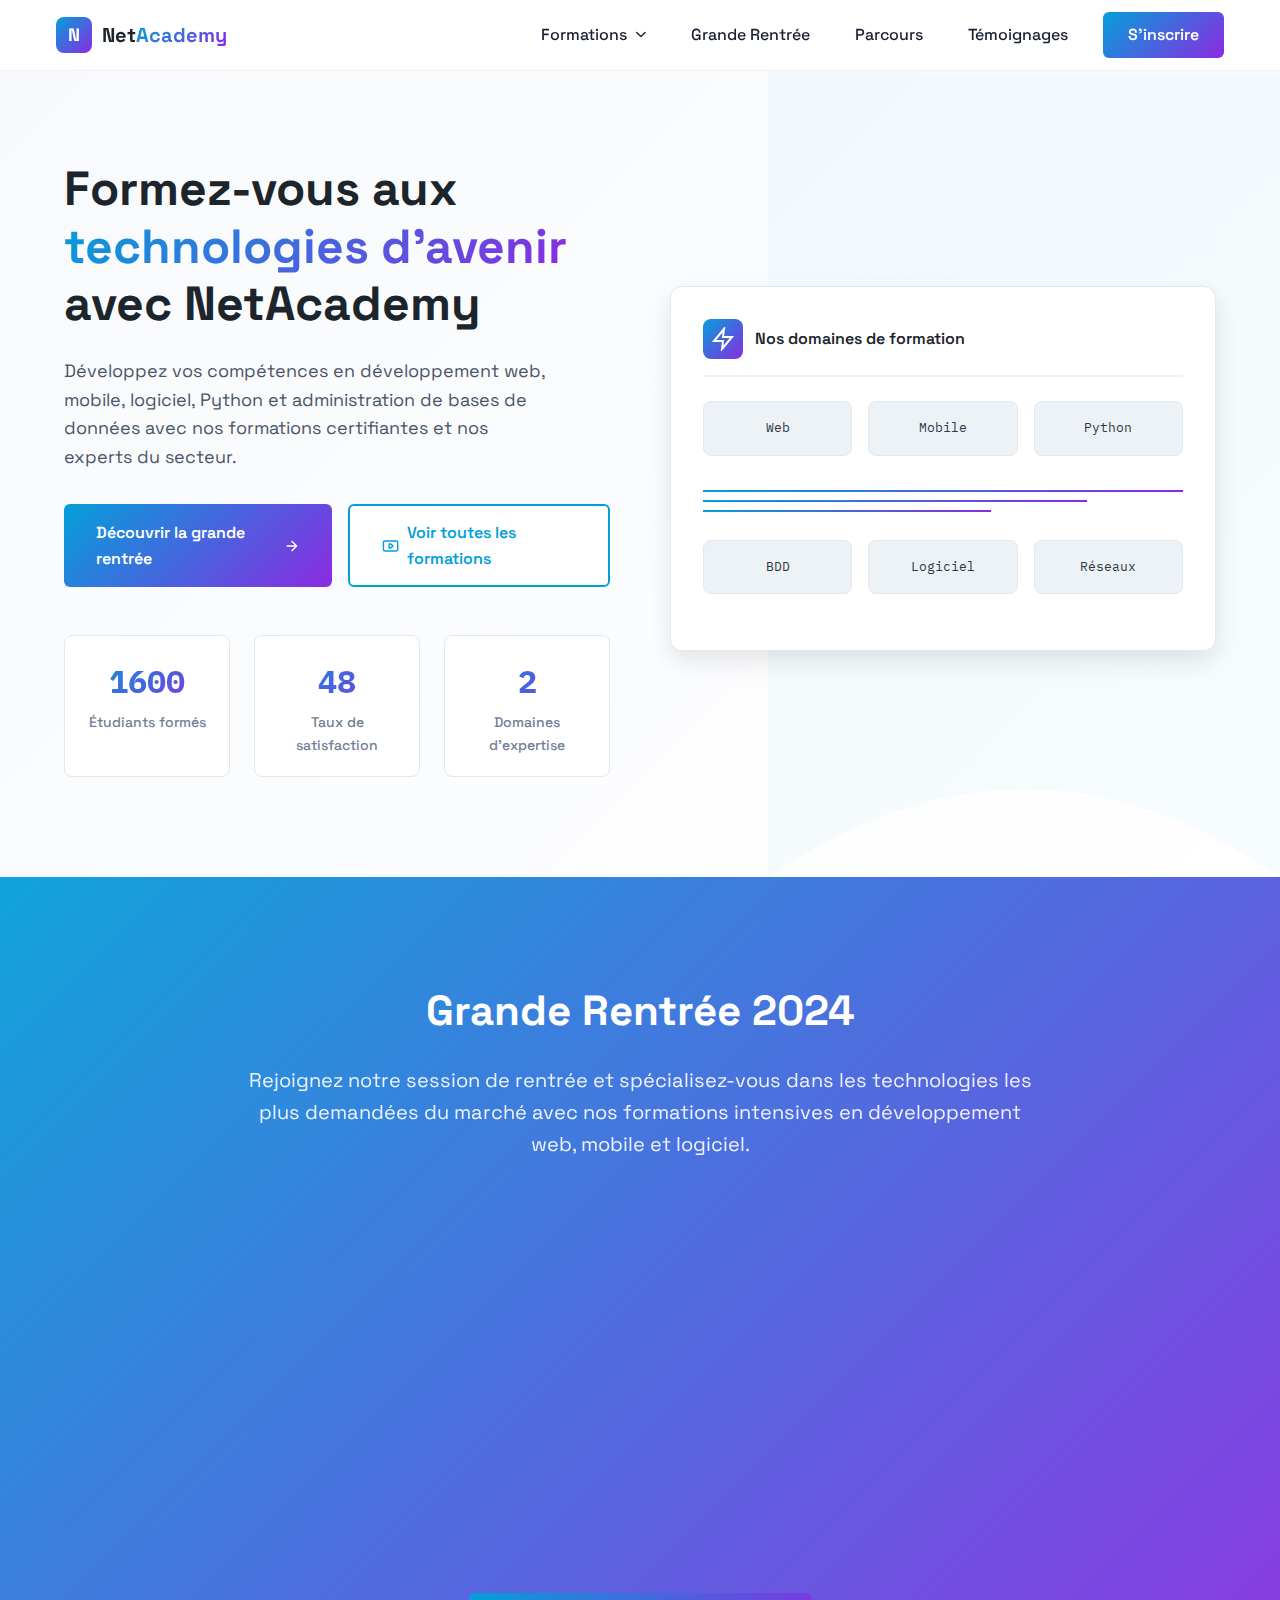
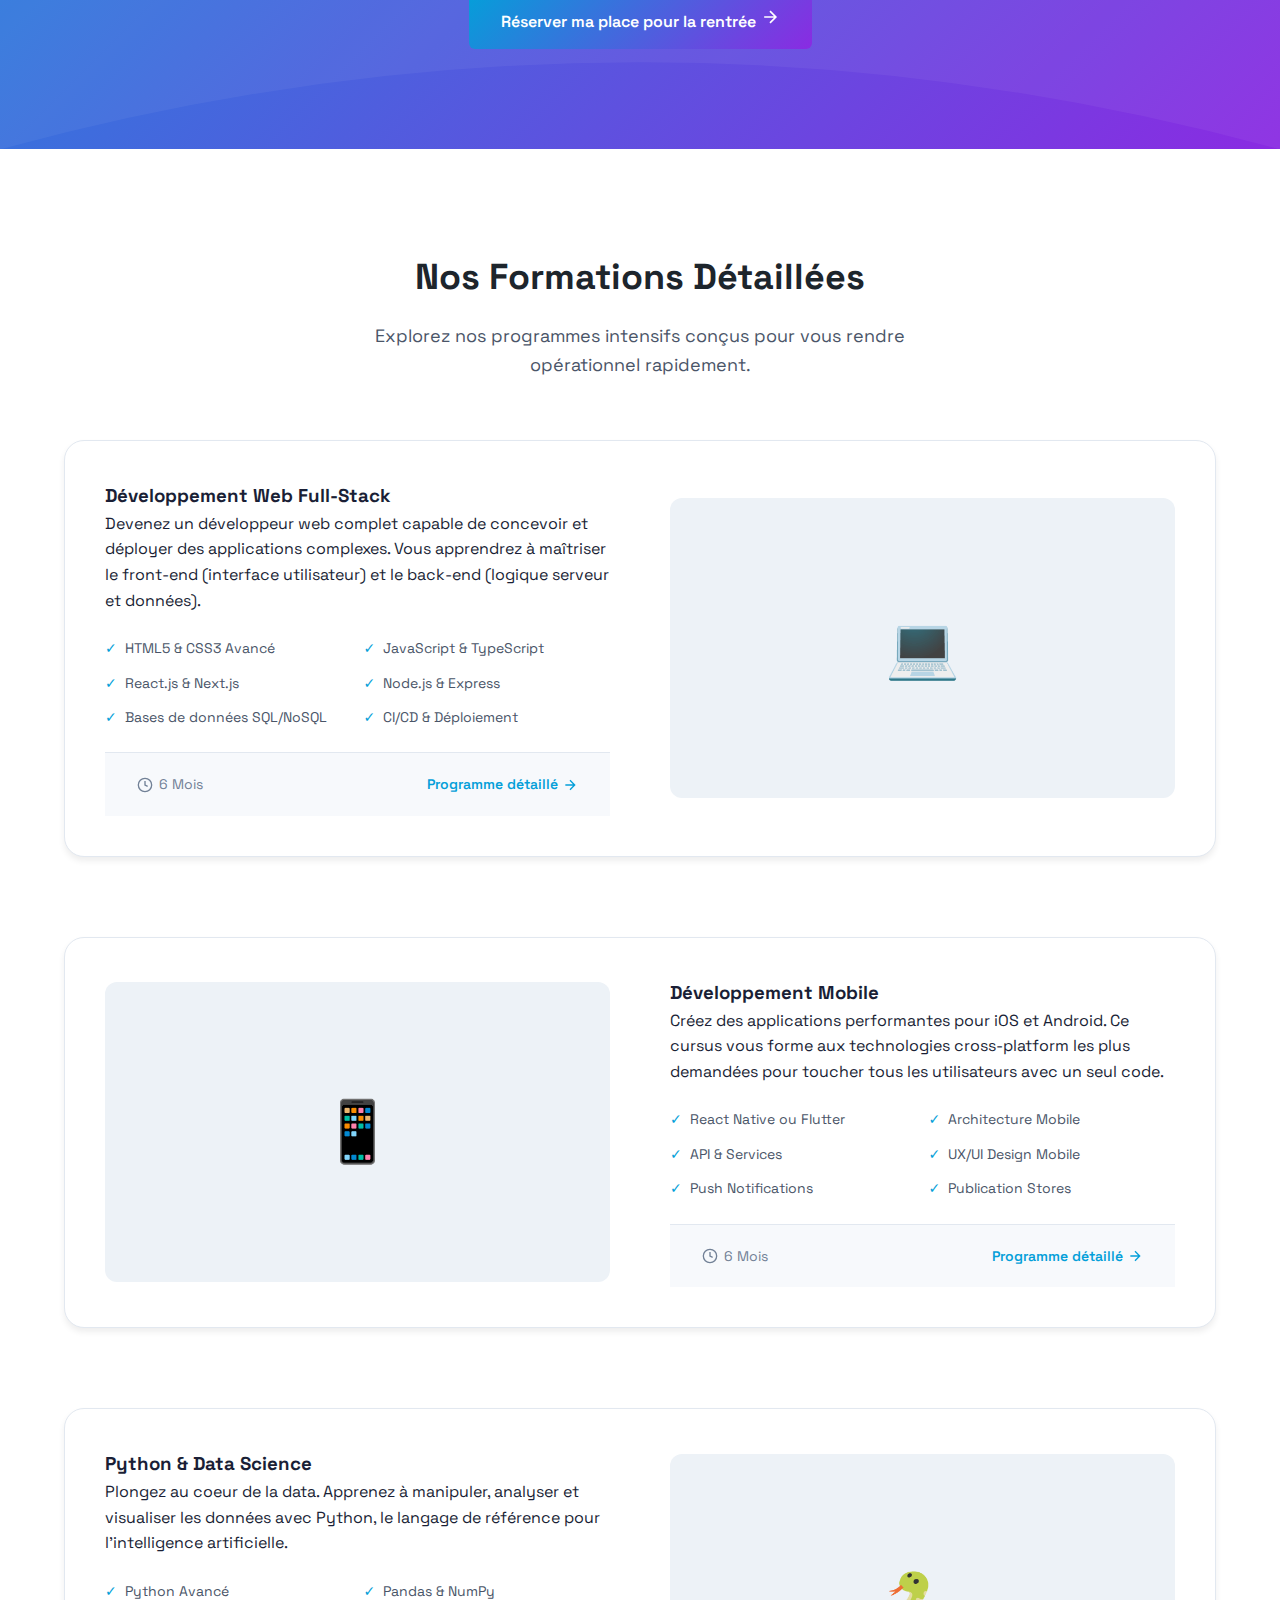
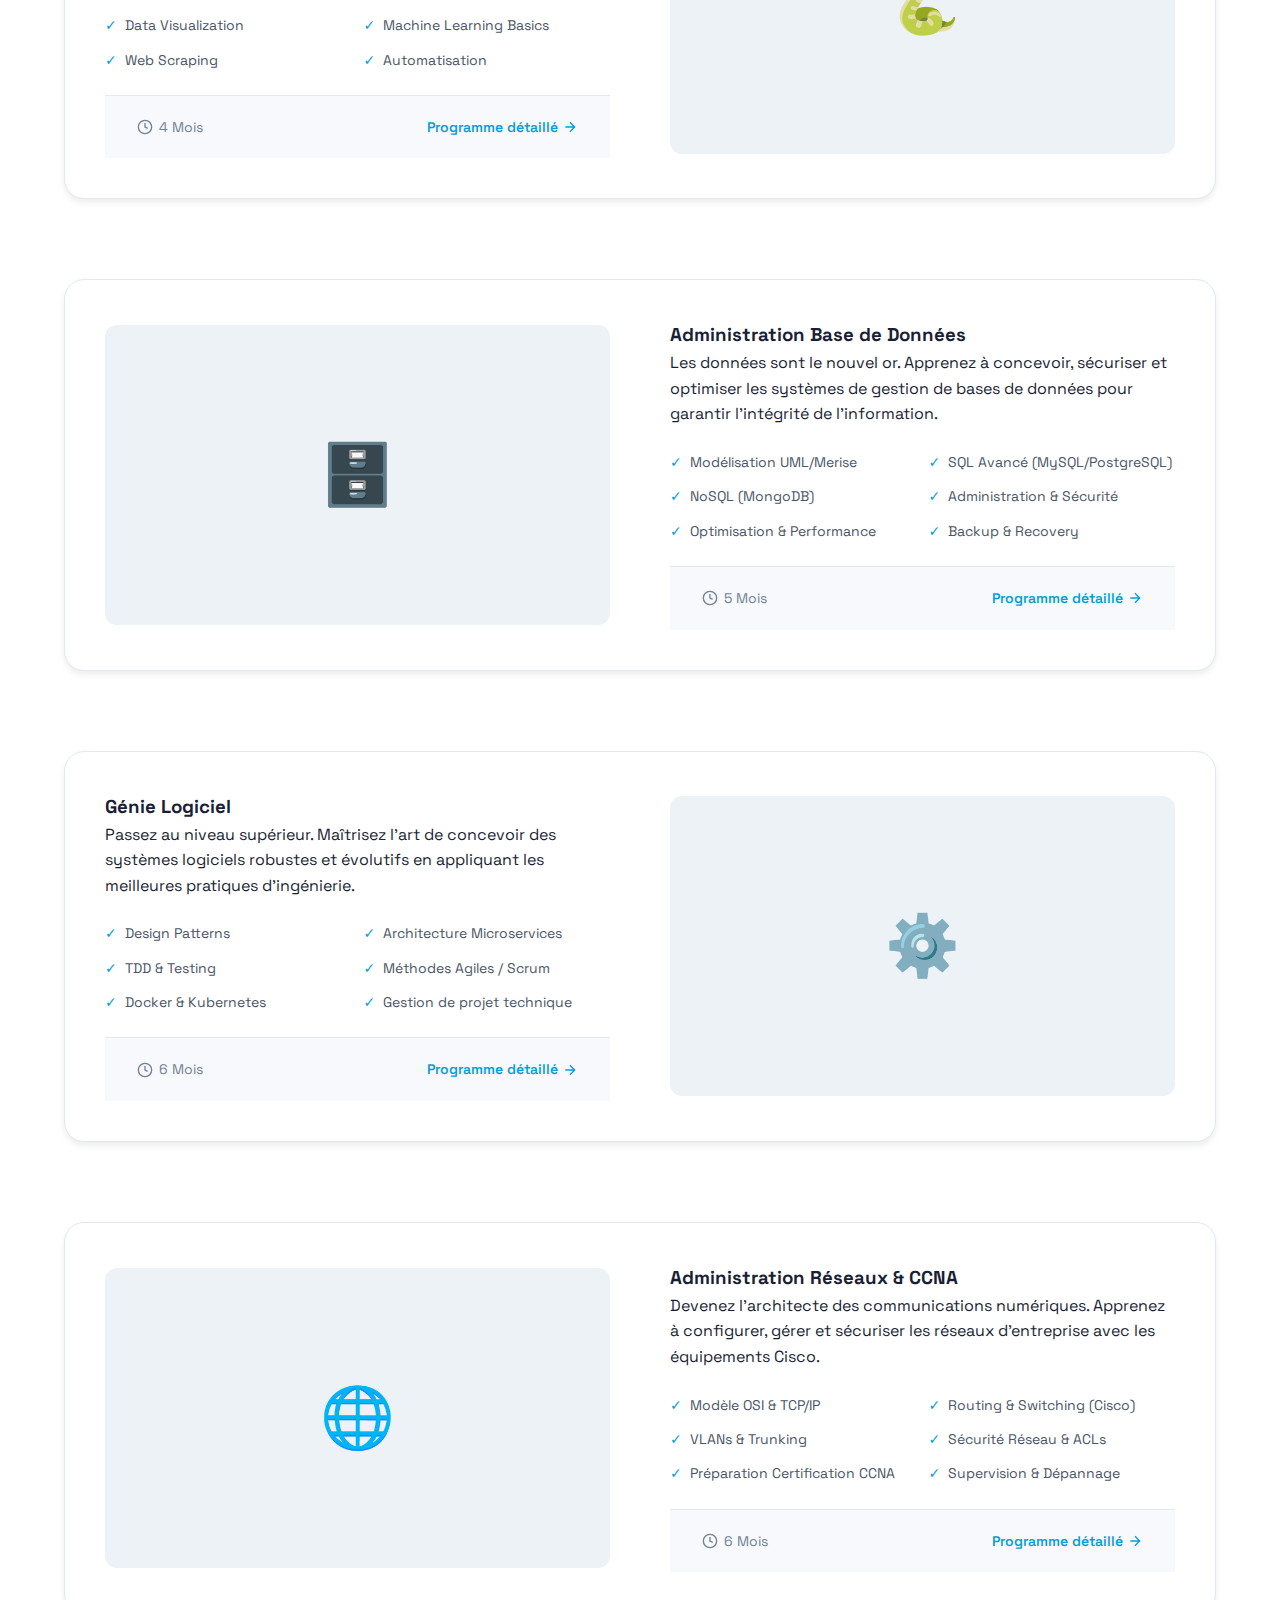
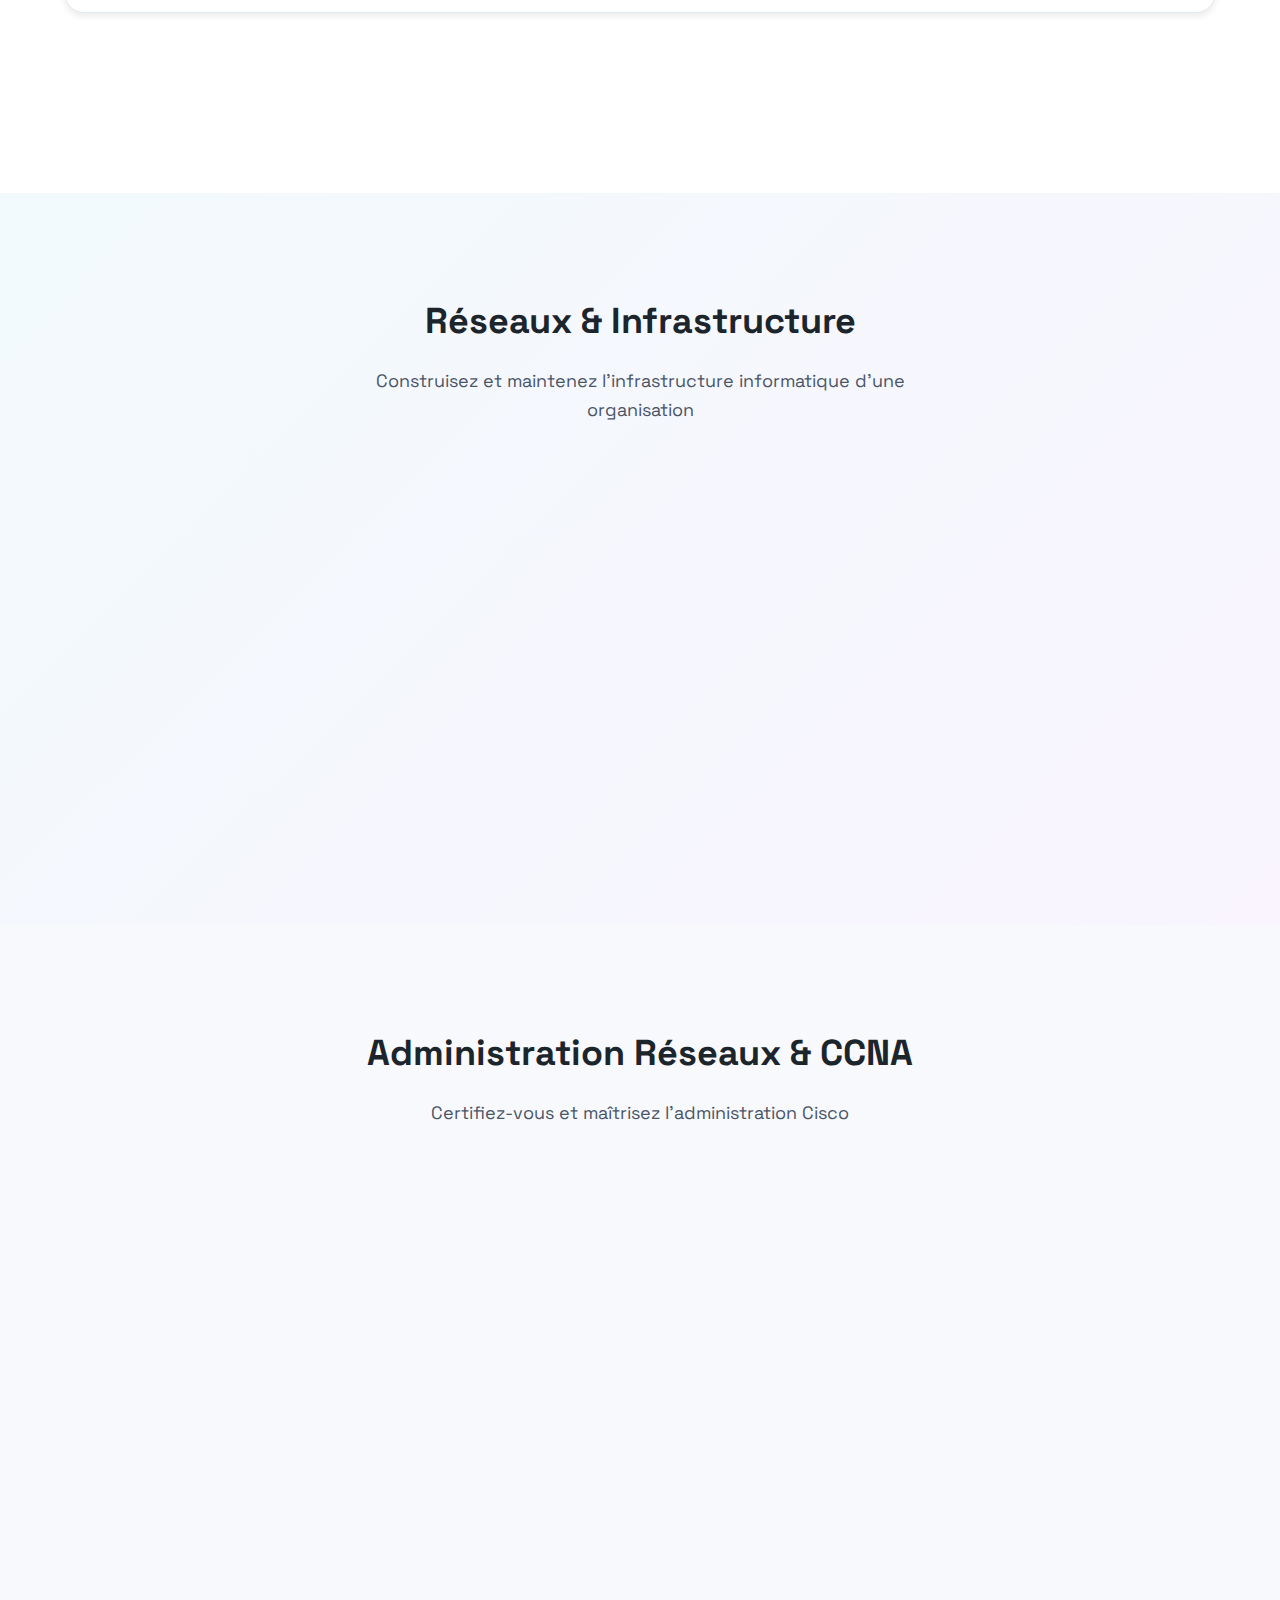
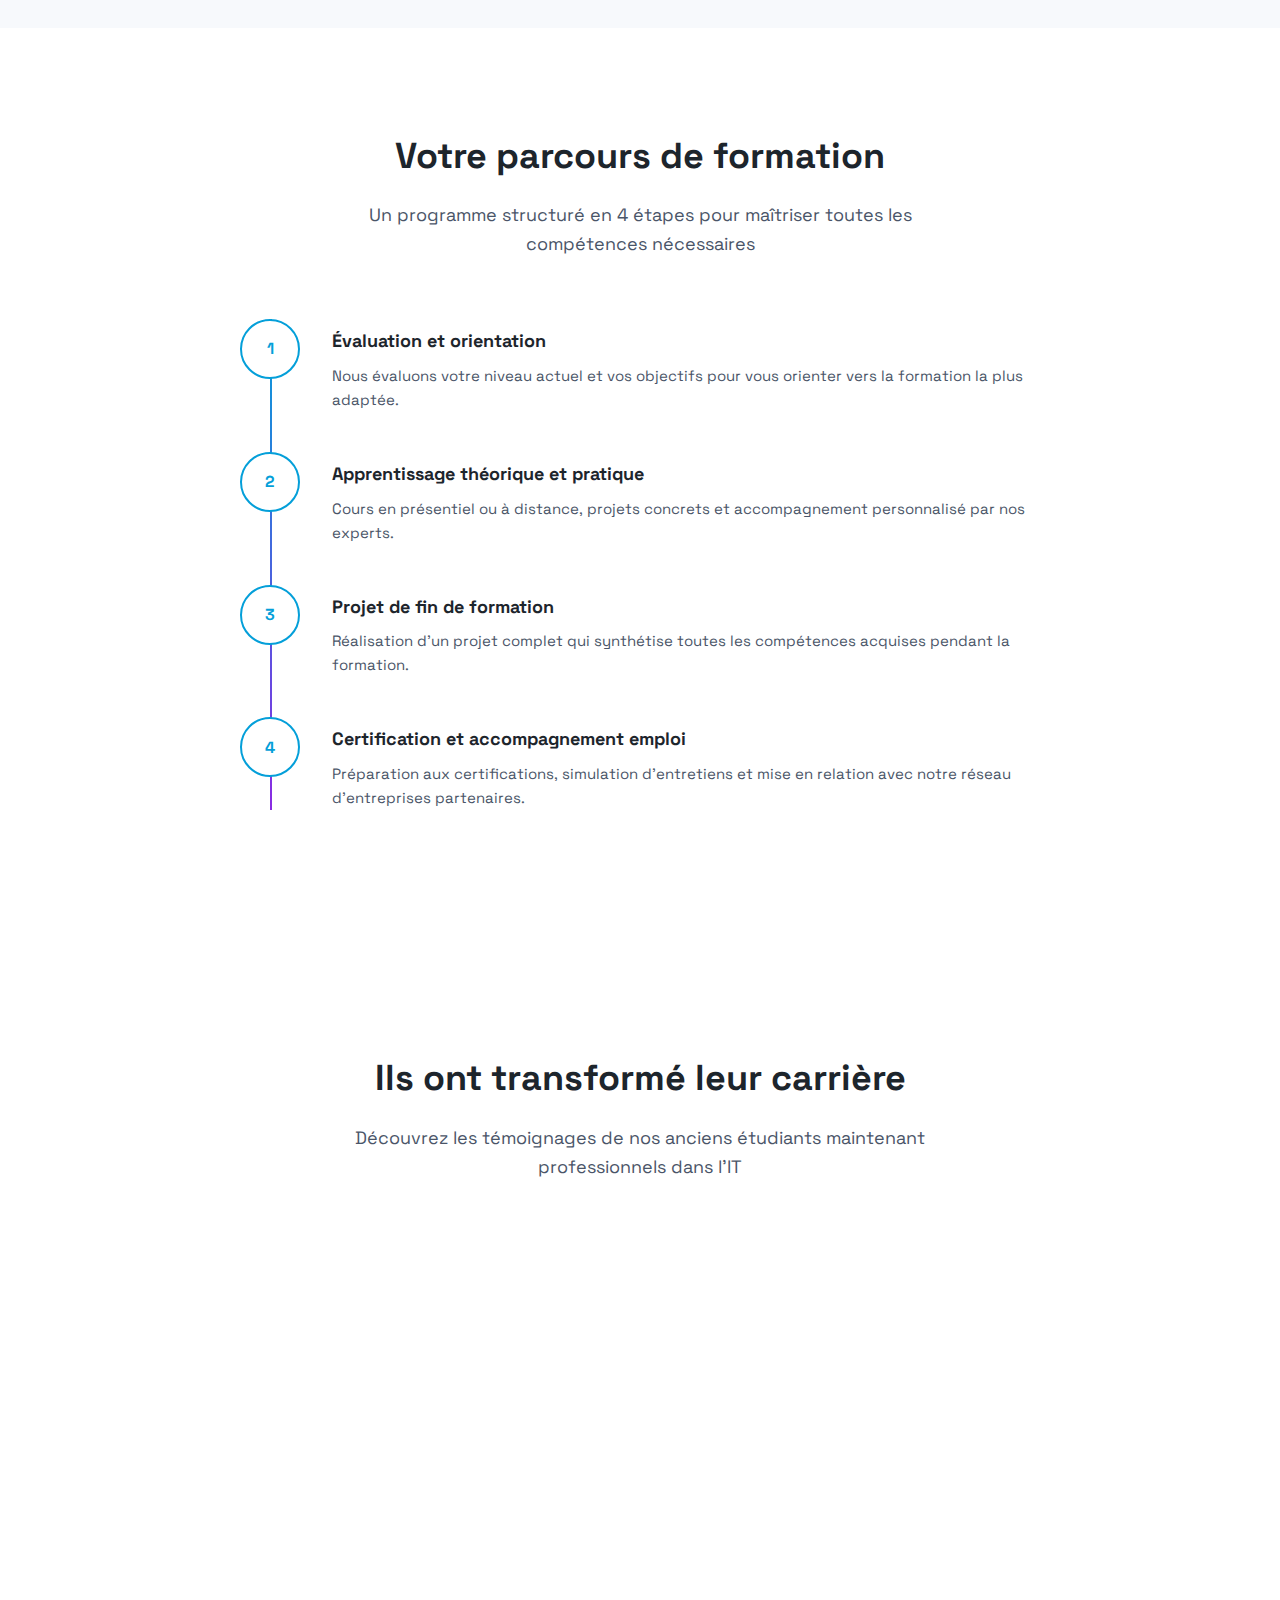
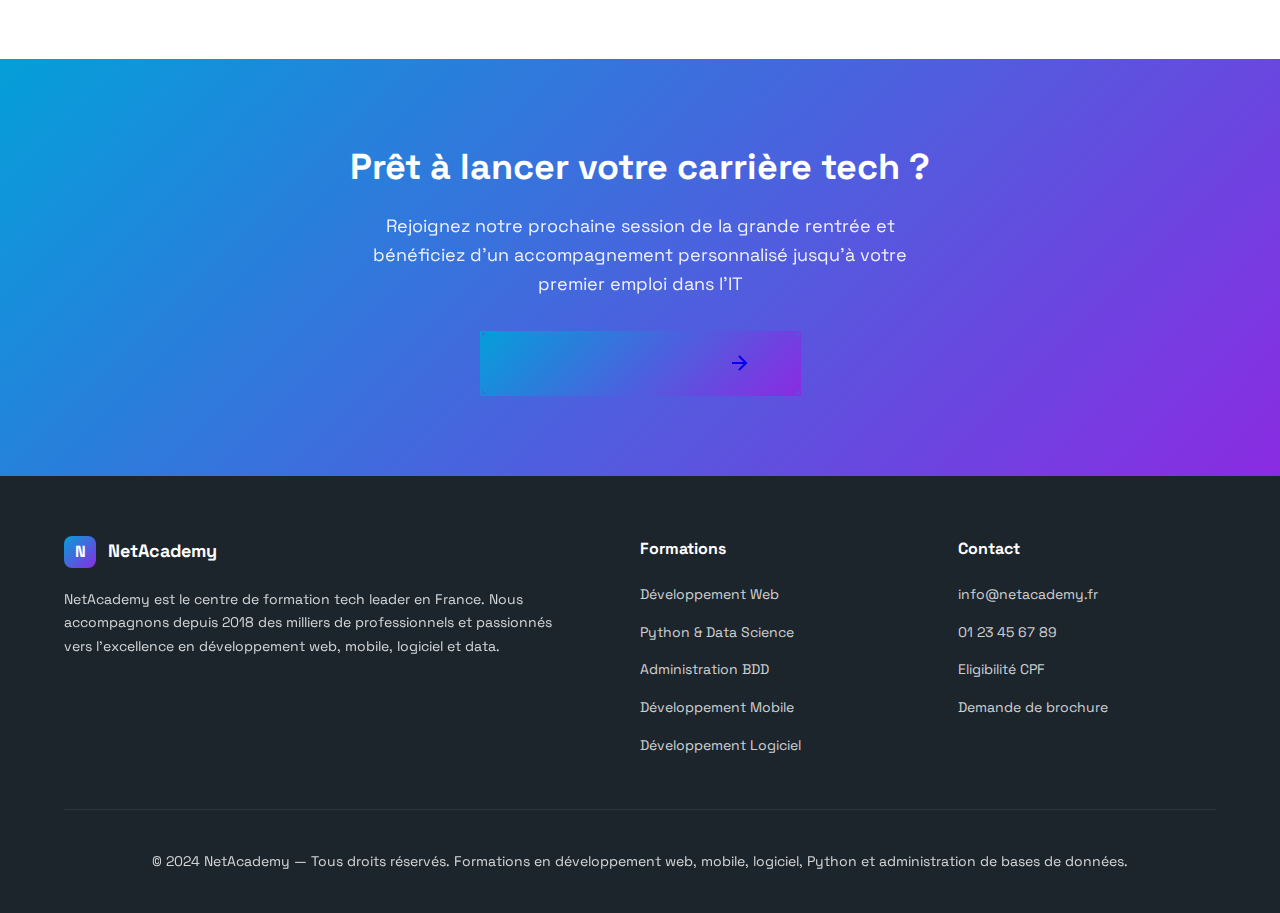
<file: index.html>
<!doctype html>
<html lang="fr">

<head>
    <meta charset="utf-8" />
    <meta name="viewport" content="width=device-width,initial-scale=1" />
    <title>NetAcademy — Formations Tech: Web, Mobile, Logiciel & Plus</title>
    <link
        href="https://fonts.googleapis.com/css2?family=Space+Grotesk:wght@300;400;500;600;700&family=IBM+Plex+Mono:wght@400;500&display=swap"
        rel="stylesheet">
    <link rel="stylesheet" href="https://cdnjs.cloudflare.com/ajax/libs/font-awesome/6.4.0/css/all.min.css">
    <link rel="stylesheet" href="css/navbar.css">
    <style>
        :root {
            --primary-blue: #049fd9;
            --primary-blue-dark: #0073a8;
            --secondary-purple: #8a2be2;
            --secondary-green: #00b894;
            --network-gray: #1d252c;
            --network-gray-light: #2d3747;
            --text-primary: #1a1f36;
            --text-secondary: #4a5568;
            --text-tertiary: #718096;
            --bg-primary: #ffffff;
            --bg-secondary: #f7f9fc;
            --bg-tertiary: #edf2f7;
            --accent-yellow: #ffd700;
            --accent-red: #e53e3e;
            --border-color: #e2e8f0;
            --shadow-sm: 0 1px 3px rgba(0, 0, 0, 0.1);
            --shadow-md: 0 4px 6px rgba(0, 0, 0, 0.07);
            --shadow-lg: 0 10px 25px rgba(0, 0, 0, 0.1);
            
            /* Mapping pour la navbar */
            --primary-color: var(--primary-blue);
            --accent-color: var(--secondary-purple);
            --light-color: var(--bg-secondary);
            --transition: all 0.3s ease;
        }

        * {
            box-sizing: border-box;
            margin: 0;
            padding: 0;
        }

        html,
        body {
            height: 100%;
            font-family: 'Space Grotesk', system-ui, -apple-system, sans-serif;
            background-color: var(--bg-primary);
            color: var(--text-primary);
            line-height: 1.6;
            scroll-behavior: smooth;
        }

        .container {
            max-width: 1200px;
            margin: 0 auto;
            padding: 0 24px;
        }

        /* Hero Section */
        .hero {
            padding: 160px 0 100px;
            background: linear-gradient(135deg, var(--bg-secondary) 0%, var(--bg-primary) 100%);
            position: relative;
            overflow: hidden;
        }

        .hero::before {
            content: '';
            position: absolute;
            top: 0;
            right: 0;
            width: 40%;
            height: 100%;
            background: url('data:image/svg+xml,<svg xmlns="http://www.w3.org/2000/svg" viewBox="0 0 100 100" preserveAspectRatio="none"><path d="M0,0 L100,0 L100,100 Q50,80 0,100 Z" fill="%23049fd9" opacity="0.03"/></svg>');
            background-size: cover;
        }

        .hero-content {
            display: grid;
            grid-template-columns: 1fr 1fr;
            gap: 60px;
            align-items: center;
        }

        .hero-text h1 {
            font-size: 48px;
            line-height: 1.2;
            margin-bottom: 24px;
            color: var(--network-gray);
        }

        .hero-text h1 span {
            background: linear-gradient(135deg, var(--primary-blue) 0%, var(--secondary-purple) 100%);
            -webkit-background-clip: text;
            -webkit-text-fill-color: transparent;
            position: relative;
        }

        .hero-text h1 span::after {
            content: '';
            position: absolute;
            bottom: 5px;
            left: 0;
            width: 100%;
            height: 8px;
            background: rgba(4, 159, 217, 0.1);
            z-index: -1;
        }

        .hero-text p {
            font-size: 18px;
            color: var(--text-secondary);
            margin-bottom: 32px;
            max-width: 90%;
        }

        .button-group {
            display: flex;
            gap: 16px;
            margin-bottom: 48px;
        }

        .btn-primary {
            background: linear-gradient(135deg, var(--primary-blue) 0%, var(--secondary-purple) 100%);
            color: white;
            padding: 14px 32px;
            border-radius: 6px;
            font-weight: 600;
            font-size: 16px;
            text-decoration: none;
            transition: all 0.3s;
            display: inline-flex;
            align-items: center;
            gap: 8px;
        }

        .btn-primary:hover {
            transform: translateY(-2px);
            box-shadow: var(--shadow-lg);
        }

        .btn-secondary {
            background: white;
            color: var(--primary-blue);
            padding: 14px 32px;
            border-radius: 6px;
            font-weight: 600;
            font-size: 16px;
            text-decoration: none;
            transition: all 0.3s;
            border: 2px solid var(--primary-blue);
            display: inline-flex;
            align-items: center;
            gap: 8px;
        }

        .btn-secondary:hover {
            background: var(--bg-tertiary);
            transform: translateY(-2px);
        }

        .stats-grid {
            display: grid;
            grid-template-columns: repeat(3, 1fr);
            gap: 24px;
        }

        .stat-item {
            background: white;
            padding: 20px;
            border-radius: 8px;
            border: 1px solid var(--border-color);
            text-align: center;
            transition: all 0.3s;
        }

        .stat-item:hover {
            transform: translateY(-4px);
            border-color: var(--primary-blue);
            box-shadow: var(--shadow-md);
        }

        .stat-number {
            font-size: 32px;
            font-weight: 700;
            background: linear-gradient(135deg, var(--primary-blue) 0%, var(--secondary-purple) 100%);
            -webkit-background-clip: text;
            -webkit-text-fill-color: transparent;
            margin-bottom: 4px;
            font-family: 'IBM Plex Mono', monospace;
        }

        .stat-label {
            font-size: 14px;
            color: var(--text-tertiary);
            font-weight: 500;
        }

        .hero-visual {
            position: relative;
        }

        .tech-diagram {
            background: white;
            border-radius: 12px;
            padding: 32px;
            box-shadow: var(--shadow-lg);
            border: 1px solid var(--border-color);
        }

        .diagram-header {
            display: flex;
            align-items: center;
            gap: 12px;
            margin-bottom: 24px;
            padding-bottom: 16px;
            border-bottom: 2px solid var(--bg-tertiary);
        }

        .diagram-icon {
            width: 40px;
            height: 40px;
            background: linear-gradient(135deg, var(--primary-blue) 0%, var(--secondary-purple) 100%);
            border-radius: 8px;
            display: flex;
            align-items: center;
            justify-content: center;
            color: white;
            font-size: 20px;
        }

        .diagram-title {
            font-weight: 600;
            color: var(--network-gray);
        }

        .diagram-tech {
            display: grid;
            grid-template-columns: repeat(3, 1fr);
            gap: 16px;
            margin-bottom: 24px;
        }

        .tech-item {
            background: var(--bg-tertiary);
            padding: 16px;
            border-radius: 8px;
            text-align: center;
            font-family: 'IBM Plex Mono', monospace;
            font-size: 13px;
            color: var(--network-gray-light);
            border: 1px solid var(--border-color);
            transition: all 0.3s;
        }

        .tech-item:hover {
            background: linear-gradient(135deg, var(--primary-blue) 0%, var(--secondary-purple) 100%);
            color: white;
            transform: scale(1.05);
        }

        .diagram-lines {
            position: relative;
            height: 40px;
            margin: 20px 0;
        }

        .line {
            position: absolute;
            height: 2px;
            background: linear-gradient(90deg, var(--primary-blue) 0%, var(--secondary-purple) 100%);
            animation: pulseLine 2s infinite;
        }

        .line-1 {
            width: 100%;
            top: 10px;
            animation-delay: 0s;
        }

        .line-2 {
            width: 80%;
            top: 20px;
            animation-delay: 0.5s;
        }

        .line-3 {
            width: 60%;
            top: 30px;
            animation-delay: 1s;
        }

        @keyframes pulseLine {

            0%,
            100% {
                opacity: 0.3;
            }

            50% {
                opacity: 1;
            }
        }

        /* Grande Rentrée Section */
        .grand-rentree {
            background: linear-gradient(135deg, var(--primary-blue) 0%, var(--secondary-purple) 100%);
            color: white;
            padding: 100px 0;
            text-align: center;
            position: relative;
            overflow: hidden;
        }

        .grand-rentree::before {
            content: '';
            position: absolute;
            top: 0;
            left: 0;
            right: 0;
            bottom: 0;
            background: url('data:image/svg+xml,<svg xmlns="http://www.w3.org/2000/svg" viewBox="0 0 100 100" preserveAspectRatio="none"><path d="M0,0 L100,0 L100,100 Q50,80 0,100 Z" fill="white" opacity="0.05"/></svg>');
            background-size: cover;
        }

        .grand-rentree .container {
            position: relative;
            z-index: 1;
        }

        .grand-rentree h2 {
            font-size: 42px;
            margin-bottom: 20px;
        }

        .grand-rentree p {
            font-size: 20px;
            opacity: 0.9;
            max-width: 800px;
            margin: 0 auto 40px;
        }

        .rentree-grid {
            display: grid;
            grid-template-columns: repeat(3, 1fr);
            gap: 30px;
            margin-top: 50px;
        }

        .rentree-card {
            background: rgba(255, 255, 255, 0.1);
            border-radius: 12px;
            padding: 40px 30px;
            backdrop-filter: blur(10px);
            border: 1px solid rgba(255, 255, 255, 0.2);
            transition: all 0.3s;
        }

        .rentree-card:hover {
            transform: translateY(-10px);
            background: rgba(255, 255, 255, 0.15);
            box-shadow: 0 15px 35px rgba(0, 0, 0, 0.2);
        }

        .rentree-icon {
            width: 70px;
            height: 70px;
            background: white;
            border-radius: 50%;
            display: flex;
            align-items: center;
            justify-content: center;
            margin: 0 auto 24px;
            font-size: 32px;
            color: var(--primary-blue);
        }

        .rentree-card h3 {
            font-size: 24px;
            margin-bottom: 16px;
        }

        .rentree-card p {
            font-size: 16px;
            opacity: 0.9;
            margin-bottom: 0;
        }

        /* Formations */
        .section {
            padding: 100px 0;
        }

        .section-title {
            text-align: center;
            margin-bottom: 60px;
        }

        .section-title h2 {
            font-size: 36px;
            color: var(--network-gray);
            margin-bottom: 16px;
        }

        .section-title p {
            color: var(--text-secondary);
            max-width: 600px;
            margin: 0 auto;
            font-size: 18px;
        }

        .formation-detailed-item {
            display: flex;
            align-items: center;
            gap: 60px;
            margin-bottom: 80px;
            padding: 40px;
            background: white;
            border-radius: 20px;
            border: 1px solid var(--border-color);
            box-shadow: var(--shadow-md);
        }

        .formation-detailed-item:nth-child(even) {
            flex-direction: row-reverse;
        }

        .formation-content {
            flex: 1;
        }

        .formation-image {
            flex: 1;
            height: 300px;
            background: var(--bg-tertiary);
            border-radius: 12px;
            display: flex;
            align-items: center;
            justify-content: center;
            font-size: 60px;
        }

        .formation-modules {
            display: grid;
            grid-template-columns: repeat(2, 1fr);
            gap: 12px;
            margin: 24px 0;
        }

        .module-item {
            display: flex;
            align-items: center;
            gap: 8px;
            font-size: 14px;
            color: var(--text-secondary);
        }

        .module-icon {
            color: var(--primary-blue);
            font-weight: bold;
        }

        .courses-grid {
            display: grid;
            grid-template-columns: repeat(3, 1fr);
            gap: 32px;
        }

        .course-card {
            background: white;
            border-radius: 12px;
            overflow: hidden;
            border: 1px solid var(--border-color);
            transition: all 0.3s;
            position: relative;
        }

        .course-card:hover {
            transform: translateY(-8px);
            box-shadow: var(--shadow-lg);
            border-color: var(--primary-blue);
        }

        .course-card::before {
            content: '';
            position: absolute;
            top: 0;
            left: 0;
            right: 0;
            height: 4px;
            background: linear-gradient(90deg, var(--primary-blue) 0%, var(--secondary-purple) 100%);
        }

        .course-header {
            padding: 32px 32px 24px;
        }

        .course-icon {
            width: 56px;
            height: 56px;
            background: var(--bg-tertiary);
            border-radius: 12px;
            display: flex;
            align-items: center;
            justify-content: center;
            margin-bottom: 20px;
            font-size: 24px;
        }

        .course-card h3 {
            font-size: 20px;
            color: var(--network-gray);
            margin-bottom: 12px;
        }

        .course-card p {
            color: var(--text-secondary);
            font-size: 15px;
            line-height: 1.6;
            margin-bottom: 20px;
        }

        .course-level {
            display: inline-block;
            padding: 6px 12px;
            background: var(--bg-tertiary);
            color: var(--text-secondary);
            border-radius: 20px;
            font-size: 12px;
            font-weight: 600;
        }

        .course-footer {
            padding: 20px 32px;
            border-top: 1px solid var(--border-color);
            background: var(--bg-secondary);
            display: flex;
            justify-content: space-between;
            align-items: center;
        }

        .course-duration {
            font-size: 14px;
            color: var(--text-tertiary);
            display: flex;
            align-items: center;
            gap: 6px;
        }

        .course-link {
            color: var(--primary-blue);
            font-weight: 600;
            font-size: 14px;
            text-decoration: none;
            display: flex;
            align-items: center;
            gap: 4px;
            transition: gap 0.2s;
        }

        .course-link:hover {
            gap: 8px;
        }

        /* Parcours */
        .timeline {
            position: relative;
            max-width: 800px;
            margin: 0 auto;
        }

        .timeline::before {
            content: '';
            position: absolute;
            left: 30px;
            top: 0;
            bottom: 0;
            width: 2px;
            background: linear-gradient(to bottom, var(--primary-blue) 0%, var(--secondary-purple) 100%);
        }

        .timeline-item {
            display: flex;
            margin-bottom: 40px;
            position: relative;
        }

        .timeline-marker {
            width: 60px;
            height: 60px;
            background: white;
            border: 2px solid var(--primary-blue);
            border-radius: 50%;
            display: flex;
            align-items: center;
            justify-content: center;
            font-weight: 700;
            color: var(--primary-blue);
            flex-shrink: 0;
            position: relative;
            z-index: 2;
        }

        .timeline-content {
            flex: 1;
            padding-left: 32px;
            padding-top: 8px;
        }

        .timeline-content h4 {
            font-size: 18px;
            color: var(--network-gray);
            margin-bottom: 8px;
        }

        .timeline-content p {
            color: var(--text-secondary);
            font-size: 15px;
        }

        /* Testimonials */
        .testimonials-grid {
            display: grid;
            grid-template-columns: repeat(3, 1fr);
            gap: 32px;
        }

        .testimonial-card {
            background: white;
            padding: 32px;
            border-radius: 12px;
            border: 1px solid var(--border-color);
            position: relative;
        }

        .testimonial-card::before {
            content: '"';
            position: absolute;
            top: 20px;
            right: 32px;
            font-size: 80px;
            color: var(--primary-blue);
            opacity: 0.1;
            font-family: serif;
            line-height: 1;
        }

        .testimonial-text {
            font-size: 15px;
            color: var(--text-secondary);
            line-height: 1.7;
            margin-bottom: 24px;
            font-style: italic;
        }

        .testimonial-author {
            display: flex;
            align-items: center;
            gap: 16px;
        }

        .author-avatar {
            width: 48px;
            height: 48px;
            background: linear-gradient(135deg, var(--primary-blue) 0%, var(--secondary-purple) 100%);
            border-radius: 50%;
            display: flex;
            align-items: center;
            justify-content: center;
            color: white;
            font-weight: 600;
        }

        .author-info h5 {
            font-size: 16px;
            color: var(--network-gray);
            margin-bottom: 4px;
        }

        .author-info p {
            font-size: 14px;
            color: var(--text-tertiary);
        }

        /* CTA */
        .cta-section {
            background: linear-gradient(135deg, var(--primary-blue) 0%, var(--secondary-purple) 100%);
            color: white;
            padding: 80px 0;
            text-align: center;
        }

        .cta-section h2 {
            font-size: 36px;
            margin-bottom: 16px;
        }

        .cta-section p {
            font-size: 18px;
            opacity: 0.9;
            max-width: 600px;
            margin: 0 auto 32px;
        }

        .cta-button-large {
            background: white;
            background: linear-gradient(135deg, var(--primary-blue) 0%, var(--secondary-purple) 100%);
            -webkit-background-clip: text;
            -webkit-text-fill-color: transparent;
            padding: 16px 48px;
            border-radius: 8px;
            font-weight: 600;
            font-size: 18px;
            text-decoration: none;
            display: inline-flex;
            align-items: center;
            gap: 12px;
            transition: all 0.3s;
            border: 2px solid transparent;
            background-clip: padding-box, border-box;
            background-origin: border-box;
            border-image: linear-gradient(135deg, var(--primary-blue) 0%, var(--secondary-purple) 100%) 1;
        }

        .cta-button-large:hover {
            transform: translateY(-4px);
            box-shadow: 0 20px 40px rgba(0, 0, 0, 0.2);
        }

        /* Footer */
        .footer {
            background: var(--network-gray);
            color: white;
            padding: 60px 0 40px;
        }

        .footer-content {
            display: grid;
            grid-template-columns: 2fr 1fr 1fr;
            gap: 60px;
            margin-bottom: 40px;
        }

        .footer-logo {
            display: flex;
            align-items: center;
            gap: 12px;
            margin-bottom: 20px;
        }

        .footer-logo .logo-icon {
            width: 32px;
            height: 32px;
            font-size: 16px;
        }

        .footer-logo .logo-text {
            color: white;
            font-size: 18px;
        }

        .footer-desc {
            opacity: 0.8;
            font-size: 14px;
            line-height: 1.7;
        }

        .footer-links h4 {
            font-size: 16px;
            margin-bottom: 20px;
            color: white;
        }

        .footer-links ul {
            list-style: none;
        }

        .footer-links li {
            margin-bottom: 12px;
        }

        .footer-links a {
            color: rgba(255, 255, 255, 0.8);
            text-decoration: none;
            font-size: 14px;
            transition: color 0.2s;
        }

        .footer-links a:hover {
            color: var(--primary-blue);
        }

        .footer-bottom {
            padding-top: 40px;
            border-top: 1px solid rgba(255, 255, 255, 0.1);
            text-align: center;
            font-size: 14px;
            opacity: 0.8;
        }

        /* Responsive */
        @media (max-width: 1024px) {
            .hero-content {
                grid-template-columns: 1fr;
                gap: 40px;
            }

            .formation-detailed-item {
                flex-direction: column !important;
                gap: 30px;
                padding: 30px;
            }

            .formation-image {
                height: 200px;
                width: 100%;
            }

            .formation-modules {
                grid-template-columns: 1fr;
            }

            .courses-grid,
            .testimonials-grid,
            .rentree-grid {
                grid-template-columns: repeat(2, 1fr);
            }

            .footer-content {
                grid-template-columns: 1fr 1fr;
            }
        }

        @media (max-width: 768px) {
            .hero-text h1 {
                font-size: 36px;
            }

            .button-group {
                flex-direction: column;
            }

            .formation-detailed-item {
                margin-bottom: 50px;
                padding: 24px;
            }

            .formation-detailed-item h3 {
                font-size: 22px;
            }

            .formation-image {
                height: 150px;
                font-size: 48px;
            }

            .courses-grid,
            .testimonials-grid,
            .rentree-grid {
                grid-template-columns: 1fr;
            }

            .stats-grid {
                grid-template-columns: repeat(2, 1fr);
            }

            .grand-rentree h2 {
                font-size: 32px;
            }

            .footer-content {
                grid-template-columns: 1fr;
                gap: 40px;
            }
        }

        @media (max-width: 480px) {
            .container {
                padding: 0 16px;
            }

            .hero {
                padding: 120px 0 60px;
            }

            .section {
                padding: 60px 0;
            }

            .stats-grid {
                grid-template-columns: 1fr;
            }

            .timeline::before {
                left: 25px;
            }

            .timeline-marker {
                width: 50px;
                height: 50px;
            }

            .grand-rentree {
                padding: 60px 0;
            }

            .grand-rentree h2 {
                font-size: 28px;
            }
        }
    </style>
</head>

<body>
    <!-- Header -->
    <nav class="glass-nav">
        <div class="container">
            <a href="#" class="logo">
                <div class="logo-icon">N</div>
                <div class="logo-text">Net<span>Academy</span></div>
            </a>

            <div class="mobile-menu-btn">
                <i class="fas fa-bars"></i>
            </div>

            <!-- Wrapper for mobile sliding effect -->
            <div class="nav-content-wrapper">
                <div class="nav-panel main-nav-panel">
                    <ul class="nav-links">
                        <li class="nav-item-with-dropdown" data-menu="formations">
                            <a href="#">Formations <i class="fas fa-chevron-down"></i></a>
                        </li>
                        <li><a href="#rentree">Grande Rentrée</a></li>
                        <li><a href="#parcours">Parcours</a></li>
                        <li><a href="#temoignages">Témoignages</a></li>
                        <li><a href="#inscription" class="nav-cta">S'inscrire</a></li>
                    </ul>
                </div>

                <div class="nav-panel sub-nav-panel">
                    <div class="mobile-back-button">
                        <i class="fas fa-chevron-left"></i> <span id="mobile-nav-title">Menu</span>
                    </div>
                    <div class="sub-nav-content">
                        <!-- Content injected by JS -->
                    </div>
                </div>
            </div>
        </div>

        <!-- Desktop Mega Menu Container -->
        <div class="dropdown-mega-menu">
            <div class="dropdown-content-container">
                <!-- Content injected by JS -->
            </div>
        </div>
    </nav>

    <!-- Hidden Data Panels for Dropdowns -->
    <div id="formations-menu" class="dropdown-panel">
        <div class="dropdown-column">
            <div class="dropdown-title">Nos Formations</div>
            <a href="#formations" class="dropdown-link">
                <i class="fas fa-laptop-code"></i>
                <div>
                    <span class="link-title">Web Full-Stack</span>
                    <span class="link-description">HTML, CSS, JS, React, Node</span>
                </div>
            </a>
            <a href="#" class="dropdown-link">
                <i class="fas fa-mobile-alt"></i>
                <div>
                    <span class="link-title">Mobile (iOS/Android)</span>
                    <span class="link-description">React Native & Flutter</span>
                </div>
            </a>
            <a href="#" class="dropdown-link">
                <i class="fas fa-database"></i>
                <div>
                    <span class="link-title">Python & Data</span>
                    <span class="link-description">Data Science & IA</span>
                </div>
            </a>
        </div>
        <div class="dropdown-column">
            <div class="dropdown-title">Spécialisations</div>
            <a href="#" class="dropdown-link">
                <i class="fas fa-shield-alt"></i>
                <div>
                    <span class="link-title">Cybersécurité</span>
                    <span class="link-description">Sécurité des réseaux & systèmes</span>
                </div>
            </a>
            <a href="#" class="dropdown-link">
                <i class="fas fa-network-wired"></i>
                <div>
                    <span class="link-title">Réseaux & CCNA</span>
                    <span class="link-description">Administration infrastructure</span>
                </div>
            </a>
        </div>
    </div>

    <!-- Hero Section -->
    <section class="hero">
        <div class="container hero-content">
            <div class="hero-text">
                <h1>Formez-vous aux <span>technologies d'avenir</span> avec NetAcademy</h1>
                <p>Développez vos compétences en développement web, mobile, logiciel, Python et administration de bases
                    de données avec nos formations certifiantes et nos experts du secteur.</p>

                <div class="button-group">
                    <a href="#rentree" class="btn-primary">
                        <span>Découvrir la grande rentrée</span>
                        <svg width="20" height="20" viewBox="0 0 24 24" fill="none" stroke="currentColor"
                            stroke-width="2">
                            <path d="M5 12h14M12 5l7 7-7 7" />
                        </svg>
                    </a>
                    <a href="#formations" class="btn-secondary">
                        <svg width="20" height="20" viewBox="0 0 24 24" fill="none" stroke="currentColor"
                            stroke-width="2">
                            <path
                                d="M14.752 11.168l-3.197-2.132A1 1 0 0010 9.87v4.263a1 1 0 001.555.832l3.197-2.132a1 1 0 000-1.664z" />
                            <rect width="20" height="14" x="2" y="5" rx="2" />
                        </svg>
                        <span>Voir toutes les formations</span>
                    </a>
                </div>

                <div class="stats-grid">
                    <div class="stat-item">
                        <div class="stat-number">3200+</div>
                        <div class="stat-label">Étudiants formés</div>
                    </div>
                    <div class="stat-item">
                        <div class="stat-number">96%</div>
                        <div class="stat-label">Taux de satisfaction</div>
                    </div>
                    <div class="stat-item">
                        <div class="stat-number">5</div>
                        <div class="stat-label">Domaines d'expertise</div>
                    </div>
                </div>
            </div>

            <div class="hero-visual">
                <div class="tech-diagram">
                    <div class="diagram-header">
                        <div class="diagram-icon">
                            <svg width="24" height="24" viewBox="0 0 24 24" fill="none" stroke="currentColor"
                                stroke-width="2">
                                <path d="M13 2L3 14h9l-1 8 10-12h-9l1-8z" />
                            </svg>
                        </div>
                        <div class="diagram-title">Nos domaines de formation</div>
                    </div>

                    <div class="diagram-tech">
                        <div class="tech-item">Web</div>
                        <div class="tech-item">Mobile</div>
                        <div class="tech-item">Python</div>
                    </div>

                    <div class="diagram-lines">
                        <div class="line line-1"></div>
                        <div class="line line-2"></div>
                        <div class="line line-3"></div>
                    </div>

                    <div class="diagram-tech">
                        <div class="tech-item">BDD</div>
                        <div class="tech-item">Logiciel</div>
                        <div class="tech-item">Réseaux</div>
                    </div>
                </div>
            </div>
        </div>
    </section>

    <!-- Grande Rentrée Section -->
    <section id="rentree" class="grand-rentree">
        <div class="container">
            <h2>Grande Rentrée 2024</h2>
            <p>Rejoignez notre session de rentrée et spécialisez-vous dans les technologies les plus demandées du marché
                avec nos formations intensives en développement web, mobile et logiciel.</p>

            <div class="rentree-grid">
                <div class="rentree-card">
                    <div class="rentree-icon">🌐</div>
                    <h3>Développement Web</h3>
                    <p>Formation complète full-stack : HTML, CSS, JavaScript, React, Node.js, bases de données et
                        déploiement.</p>
                </div>

                <div class="rentree-card">
                    <div class="rentree-icon">📱</div>
                    <h3>Développement Mobile</h3>
                    <p>Créez des applications iOS et Android avec React Native et Flutter, du prototype à la publication
                        sur les stores.</p>
                </div>

                <div class="rentree-card">
                    <div class="rentree-icon">💻</div>
                    <h3>Développement Logiciel</h3>
                    <p>Maîtrisez les principes d'architecture logicielle, les design patterns et les meilleures
                        pratiques de développement.</p>
                </div>
            </div>

            <a href="#inscription" class="btn-primary" style="margin-top: 50px; display: inline-block;">
                <span>Réserver ma place pour la rentrée</span>
                <svg width="20" height="20" viewBox="0 0 24 24" fill="none" stroke="currentColor" stroke-width="2">
                    <path d="M5 12h14M12 5l7 7-7 7" />
                </svg>
            </a>
        </div>
    </section>

    <!-- Formations -->
    <section id="formations" class="section">
        <div class="container">
            <div class="section-title">
                <h2>Nos Formations Détaillées</h2>
                <p>Explorez nos programmes intensifs conçus pour vous rendre opérationnel rapidement.</p>
            </div>

            <div class="formation-detailed-list">
                <!-- Web -->
                <div class="formation-detailed-item">
                    <div class="formation-content">
                        <h3>Développement Web Full-Stack</h3>
                        <p>Devenez un développeur web complet capable de concevoir et déployer des applications
                            complexes. Vous apprendrez à maîtriser le front-end (interface utilisateur) et le back-end
                            (logique serveur et données).</p>

                        <div class="formation-modules">
                            <div class="module-item"><span class="module-icon">✓</span> HTML5 & CSS3 Avancé</div>
                            <div class="module-item"><span class="module-icon">✓</span> JavaScript & TypeScript</div>
                            <div class="module-item"><span class="module-icon">✓</span> React.js & Next.js</div>
                            <div class="module-item"><span class="module-icon">✓</span> Node.js & Express</div>
                            <div class="module-item"><span class="module-icon">✓</span> Bases de données SQL/NoSQL</div>
                            <div class="module-item"><span class="module-icon">✓</span> CI/CD & Déploiement</div>
                        </div>

                        <div class="course-footer">
                            <div class="course-duration">
                                <svg width="16" height="16" viewBox="0 0 24 24" fill="none" stroke="currentColor"
                                    stroke-width="2">
                                    <circle cx="12" cy="12" r="10" />
                                    <polyline points="12 6 12 12 16 14" />
                                </svg>
                                6 Mois
                            </div>
                            <a href="#" class="course-link">
                                Programme détaillé
                                <svg width="16" height="16" viewBox="0 0 24 24" fill="none" stroke="currentColor"
                                    stroke-width="2">
                                    <path d="M5 12h14M12 5l7 7-7 7" />
                                </svg>
                            </a>
                        </div>
                    </div>
                    <div class="formation-image">
                        💻
                    </div>
                </div>

                <!-- Mobile -->
                <div class="formation-detailed-item">
                    <div class="formation-content">
                        <h3>Développement Mobile</h3>
                        <p>Créez des applications performantes pour iOS et Android. Ce cursus vous forme aux
                            technologies cross-platform les plus demandées pour toucher tous les utilisateurs avec un
                            seul code.</p>

                        <div class="formation-modules">
                            <div class="module-item"><span class="module-icon">✓</span> React Native ou Flutter</div>
                            <div class="module-item"><span class="module-icon">✓</span> Architecture Mobile</div>
                            <div class="module-item"><span class="module-icon">✓</span> API & Services</div>
                            <div class="module-item"><span class="module-icon">✓</span> UX/UI Design Mobile</div>
                            <div class="module-item"><span class="module-icon">✓</span> Push Notifications</div>
                            <div class="module-item"><span class="module-icon">✓</span> Publication Stores</div>
                        </div>

                        <div class="course-footer">
                            <div class="course-duration">
                                <svg width="16" height="16" viewBox="0 0 24 24" fill="none" stroke="currentColor"
                                    stroke-width="2">
                                    <circle cx="12" cy="12" r="10" />
                                    <polyline points="12 6 12 12 16 14" />
                                </svg>
                                6 Mois
                            </div>
                            <a href="#" class="course-link">
                                Programme détaillé
                                <svg width="16" height="16" viewBox="0 0 24 24" fill="none" stroke="currentColor"
                                    stroke-width="2">
                                    <path d="M5 12h14M12 5l7 7-7 7" />
                                </svg>
                            </a>
                        </div>
                    </div>
                    <div class="formation-image">
                        📱
                    </div>
                </div>

                <!-- Python -->
                <div class="formation-detailed-item">
                    <div class="formation-content">
                        <h3>Python & Data Science</h3>
                        <p>Plongez au coeur de la data. Apprenez à manipuler, analyser et visualiser les données avec
                            Python, le langage de référence pour l'intelligence artificielle.</p>

                        <div class="formation-modules">
                            <div class="module-item"><span class="module-icon">✓</span> Python Avancé</div>
                            <div class="module-item"><span class="module-icon">✓</span> Pandas & NumPy</div>
                            <div class="module-item"><span class="module-icon">✓</span> Data Visualization</div>
                            <div class="module-item"><span class="module-icon">✓</span> Machine Learning Basics</div>
                            <div class="module-item"><span class="module-icon">✓</span> Web Scraping</div>
                            <div class="module-item"><span class="module-icon">✓</span> Automatisation</div>
                        </div>

                        <div class="course-footer">
                            <div class="course-duration">
                                <svg width="16" height="16" viewBox="0 0 24 24" fill="none" stroke="currentColor"
                                    stroke-width="2">
                                    <circle cx="12" cy="12" r="10" />
                                    <polyline points="12 6 12 12 16 14" />
                                </svg>
                                4 Mois
                            </div>
                            <a href="#" class="course-link">
                                Programme détaillé
                                <svg width="16" height="16" viewBox="0 0 24 24" fill="none" stroke="currentColor"
                                    stroke-width="2">
                                    <path d="M5 12h14M12 5l7 7-7 7" />
                                </svg>
                            </a>
                        </div>
                    </div>
                    <div class="formation-image">
                        🐍
                    </div>
                </div>

                <!-- BDD -->
                <div class="formation-detailed-item">
                    <div class="formation-content">
                        <h3>Administration Base de Données</h3>
                        <p>Les données sont le nouvel or. Apprenez à concevoir, sécuriser et optimiser les systèmes de
                            gestion de bases de données pour garantir l'intégrité de l'information.</p>

                        <div class="formation-modules">
                            <div class="module-item"><span class="module-icon">✓</span> Modélisation UML/Merise</div>
                            <div class="module-item"><span class="module-icon">✓</span> SQL Avancé (MySQL/PostgreSQL)
                            </div>
                            <div class="module-item"><span class="module-icon">✓</span> NoSQL (MongoDB)</div>
                            <div class="module-item"><span class="module-icon">✓</span> Administration & Sécurité</div>
                            <div class="module-item"><span class="module-icon">✓</span> Optimisation & Performance</div>
                            <div class="module-item"><span class="module-icon">✓</span> Backup & Recovery</div>
                        </div>

                        <div class="course-footer">
                            <div class="course-duration">
                                <svg width="16" height="16" viewBox="0 0 24 24" fill="none" stroke="currentColor"
                                    stroke-width="2">
                                    <circle cx="12" cy="12" r="10" />
                                    <polyline points="12 6 12 12 16 14" />
                                </svg>
                                5 Mois
                            </div>
                            <a href="#" class="course-link">
                                Programme détaillé
                                <svg width="16" height="16" viewBox="0 0 24 24" fill="none" stroke="currentColor"
                                    stroke-width="2">
                                    <path d="M5 12h14M12 5l7 7-7 7" />
                                </svg>
                            </a>
                        </div>
                    </div>
                    <div class="formation-image">
                        🗄️
                    </div>
                </div>

                <!-- Génie Logiciel -->
                <div class="formation-detailed-item">
                    <div class="formation-content">
                        <h3>Génie Logiciel</h3>
                        <p>Passez au niveau supérieur. Maîtrisez l'art de concevoir des systèmes logiciels robustes et
                            évolutifs en appliquant les meilleures pratiques d'ingénierie.</p>

                        <div class="formation-modules">
                            <div class="module-item"><span class="module-icon">✓</span> Design Patterns</div>
                            <div class="module-item"><span class="module-icon">✓</span> Architecture Microservices</div>
                            <div class="module-item"><span class="module-icon">✓</span> TDD & Testing</div>
                            <div class="module-item"><span class="module-icon">✓</span> Méthodes Agiles / Scrum</div>
                            <div class="module-item"><span class="module-icon">✓</span> Docker & Kubernetes</div>
                            <div class="module-item"><span class="module-icon">✓</span> Gestion de projet technique
                            </div>
                        </div>

                        <div class="course-footer">
                            <div class="course-duration">
                                <svg width="16" height="16" viewBox="0 0 24 24" fill="none" stroke="currentColor"
                                    stroke-width="2">
                                    <circle cx="12" cy="12" r="10" />
                                    <polyline points="12 6 12 12 16 14" />
                                </svg>
                                6 Mois
                            </div>
                            <a href="#" class="course-link">
                                Programme détaillé
                                <svg width="16" height="16" viewBox="0 0 24 24" fill="none" stroke="currentColor"
                                    stroke-width="2">
                                    <path d="M5 12h14M12 5l7 7-7 7" />
                                </svg>
                            </a>
                        </div>
                    </div>
                    <div class="formation-image">
                        ⚙️
                    </div>
                </div>

                <!-- Réseaux -->
                <div class="formation-detailed-item">
                    <div class="formation-content">
                        <h3>Administration Réseaux & CCNA</h3>
                        <p>Devenez l'architecte des communications numériques. Apprenez à configurer, gérer et sécuriser
                            les réseaux d'entreprise avec les équipements Cisco.</p>

                        <div class="formation-modules">
                            <div class="module-item"><span class="module-icon">✓</span> Modèle OSI & TCP/IP</div>
                            <div class="module-item"><span class="module-icon">✓</span> Routing & Switching (Cisco)
                            </div>
                            <div class="module-item"><span class="module-icon">✓</span> VLANs & Trunking</div>
                            <div class="module-item"><span class="module-icon">✓</span> Sécurité Réseau & ACLs</div>
                            <div class="module-item"><span class="module-icon">✓</span> Préparation Certification CCNA
                            </div>
                            <div class="module-item"><span class="module-icon">✓</span> Supervision & Dépannage</div>
                        </div>

                        <div class="course-footer">
                            <div class="course-duration">
                                <svg width="16" height="16" viewBox="0 0 24 24" fill="none" stroke="currentColor"
                                    stroke-width="2">
                                    <circle cx="12" cy="12" r="10" />
                                    <polyline points="12 6 12 12 16 14" />
                                </svg>
                                6 Mois
                            </div>
                            <a href="#" class="course-link">
                                Programme détaillé
                                <svg width="16" height="16" viewBox="0 0 24 24" fill="none" stroke="currentColor"
                                    stroke-width="2">
                                    <path d="M5 12h14M12 5l7 7-7 7" />
                                </svg>
                            </a>
                        </div>
                    </div>
                    <div class="formation-image">
                        🌐
                    </div>
                </div>

            </div>
        </div>
    </section>

    <!-- Section Réseaux & Infrastructure -->
    <section class="section" style="background: linear-gradient(135deg, rgba(4, 159, 217, 0.05) 0%, rgba(138, 43, 226, 0.05) 100%);">
        <div class="container">
            <div class="section-title">
                <h2>Réseaux & Infrastructure</h2>
                <p>Construisez et maintenez l'infrastructure informatique d'une organisation</p>
            </div>

            <div class="courses-grid">
                <div class="course-card">
                    <div class="course-header">
                        <div class="course-icon">🔗</div>
                        <h3>Réseaux Fondamentaux</h3>
                        <p>Modèle OSI, TCP/IP et architecture réseau</p>
                        <span class="course-level">Débutant</span>
                    </div>
                    <div class="course-footer">
                        <div class="course-duration">
                            <svg width="16" height="16" viewBox="0 0 24 24" fill="none" stroke="currentColor" stroke-width="2">
                                <circle cx="12" cy="12" r="10" />
                                <polyline points="12 6 12 12 16 14" />
                            </svg>
                            1.5 Mois
                        </div>
                        <a href="#" class="course-link">En savoir plus <svg width="16" height="16" viewBox="0 0 24 24" fill="none" stroke="currentColor" stroke-width="2"><path d="M5 12h14M12 5l7 7-7 7" /></svg></a>
                    </div>
                </div>

                <div class="course-card">
                    <div class="course-header">
                        <div class="course-icon">☁️</div>
                        <h3>Infrastructure Cloud</h3>
                        <p>AWS, Azure et Google Cloud Platform</p>
                        <span class="course-level">Intermédiaire</span>
                    </div>
                    <div class="course-footer">
                        <div class="course-duration">
                            <svg width="16" height="16" viewBox="0 0 24 24" fill="none" stroke="currentColor" stroke-width="2">
                                <circle cx="12" cy="12" r="10" />
                                <polyline points="12 6 12 12 16 14" />
                            </svg>
                            2 Mois
                        </div>
                        <a href="#" class="course-link">En savoir plus <svg width="16" height="16" viewBox="0 0 24 24" fill="none" stroke="currentColor" stroke-width="2"><path d="M5 12h14M12 5l7 7-7 7" /></svg></a>
                    </div>
                </div>

                <div class="course-card">
                    <div class="course-header">
                        <div class="course-icon">🛡️</div>
                        <h3>Sécurité Infrastructure</h3>
                        <p>Pare-feu, VPN et gestion des accès</p>
                        <span class="course-level">Avancé</span>
                    </div>
                    <div class="course-footer">
                        <div class="course-duration">
                            <svg width="16" height="16" viewBox="0 0 24 24" fill="none" stroke="currentColor" stroke-width="2">
                                <circle cx="12" cy="12" r="10" />
                                <polyline points="12 6 12 12 16 14" />
                            </svg>
                            2 Mois
                        </div>
                        <a href="#" class="course-link">En savoir plus <svg width="16" height="16" viewBox="0 0 24 24" fill="none" stroke="currentColor" stroke-width="2"><path d="M5 12h14M12 5l7 7-7 7" /></svg></a>
                    </div>
                </div>
            </div>
        </div>
    </section>

    <!-- Section Administration Réseaux -->
    <section class="section" style="background: var(--bg-secondary);">
        <div class="container">
            <div class="section-title">
                <h2>Administration Réseaux & CCNA</h2>
                <p>Certifiez-vous et maîtrisez l'administration Cisco</p>
            </div>

            <div class="courses-grid">
                <div class="course-card">
                    <div class="course-header">
                        <div class="course-icon">🌐</div>
                        <h3>Cisco Routing & Switching</h3>
                        <p>Routage avancé, Switching et VLAN</p>
                        <span class="course-level">Intermédiaire</span>
                    </div>
                    <div class="course-footer">
                        <div class="course-duration">
                            <svg width="16" height="16" viewBox="0 0 24 24" fill="none" stroke="currentColor" stroke-width="2">
                                <circle cx="12" cy="12" r="10" />
                                <polyline points="12 6 12 12 16 14" />
                            </svg>
                            2.5 Mois
                        </div>
                        <a href="#" class="course-link">En savoir plus <svg width="16" height="16" viewBox="0 0 24 24" fill="none" stroke="currentColor" stroke-width="2"><path d="M5 12h14M12 5l7 7-7 7" /></svg></a>
                    </div>
                </div>

                <div class="course-card">
                    <div class="course-header">
                        <div class="course-icon">🔐</div>
                        <h3>CCNA Security</h3>
                        <p>Sécurité réseau et gestion des ACL</p>
                        <span class="course-level">Avancé</span>
                    </div>
                    <div class="course-footer">
                        <div class="course-duration">
                            <svg width="16" height="16" viewBox="0 0 24 24" fill="none" stroke="currentColor" stroke-width="2">
                                <circle cx="12" cy="12" r="10" />
                                <polyline points="12 6 12 12 16 14" />
                            </svg>
                            2 Mois
                        </div>
                        <a href="#" class="course-link">En savoir plus <svg width="16" height="16" viewBox="0 0 24 24" fill="none" stroke="currentColor" stroke-width="2"><path d="M5 12h14M12 5l7 7-7 7" /></svg></a>
                    </div>
                </div>

                <div class="course-card">
                    <div class="course-header">
                        <div class="course-icon">🎓</div>
                        <h3>Préparation CCNA</h3>
                        <p>Examen blanc et préparation certification</p>
                        <span class="course-level">Avancé</span>
                    </div>
                    <div class="course-footer">
                        <div class="course-duration">
                            <svg width="16" height="16" viewBox="0 0 24 24" fill="none" stroke="currentColor" stroke-width="2">
                                <circle cx="12" cy="12" r="10" />
                                <polyline points="12 6 12 12 16 14" />
                            </svg>
                            1.5 Mois
                        </div>
                        <a href="#" class="course-link">En savoir plus <svg width="16" height="16" viewBox="0 0 24 24" fill="none" stroke="currentColor" stroke-width="2"><path d="M5 12h14M12 5l7 7-7 7" /></svg></a>
                    </div>
                </div>
            </div>
        </div>
    </section>

    <!-- Parcours -->
    <section id="parcours" class="section">
        <div class="container">
            <div class="section-title">
                <h2>Votre parcours de formation</h2>
                <p>Un programme structuré en 4 étapes pour maîtriser toutes les compétences nécessaires</p>
            </div>

            <div class="timeline">
                <div class="timeline-item">
                    <div class="timeline-marker">1</div>
                    <div class="timeline-content">
                        <h4>Évaluation et orientation</h4>
                        <p>Nous évaluons votre niveau actuel et vos objectifs pour vous orienter vers la formation la
                            plus adaptée.</p>
                    </div>
                </div>

                <div class="timeline-item">
                    <div class="timeline-marker">2</div>
                    <div class="timeline-content">
                        <h4>Apprentissage théorique et pratique</h4>
                        <p>Cours en présentiel ou à distance, projets concrets et accompagnement personnalisé par nos
                            experts.</p>
                    </div>
                </div>

                <div class="timeline-item">
                    <div class="timeline-marker">3</div>
                    <div class="timeline-content">
                        <h4>Projet de fin de formation</h4>
                        <p>Réalisation d'un projet complet qui synthétise toutes les compétences acquises pendant la
                            formation.</p>
                    </div>
                </div>

                <div class="timeline-item">
                    <div class="timeline-marker">4</div>
                    <div class="timeline-content">
                        <h4>Certification et accompagnement emploi</h4>
                        <p>Préparation aux certifications, simulation d'entretiens et mise en relation avec notre réseau
                            d'entreprises partenaires.</p>
                    </div>
                </div>
            </div>
        </div>
    </section>

    <!-- Témoignages -->
    <section id="temoignages" class="section">
        <div class="container">
            <div class="section-title">
                <h2>Ils ont transformé leur carrière</h2>
                <p>Découvrez les témoignages de nos anciens étudiants maintenant professionnels dans l'IT</p>
            </div>

            <div class="testimonials-grid">
                <div class="testimonial-card">
                    <div class="testimonial-text">
                        "Grâce à la formation Développement Web de NetAcademy, j'ai pu me reconvertir
                        professionnellement en seulement 6 mois. Aujourd'hui, je travaille comme développeur front-end
                        dans une startup parisienne."
                    </div>
                    <div class="testimonial-author">
                        <div class="author-avatar">SM</div>
                        <div class="author-info">
                            <h5>Sarah Martin</h5>
                            <p>Développeuse Front-end @StartupTech</p>
                        </div>
                    </div>
                </div>

                <div class="testimonial-card">
                    <div class="testimonial-text">
                        "La formation Python & Data Science m'a donné toutes les compétences nécessaires pour mon poste
                        actuel. Les projets pratiques étaient particulièrement utiles pour mon portfolio."
                    </div>
                    <div class="testimonial-author">
                        <div class="author-avatar">KB</div>
                        <div class="author-info">
                            <h5>Karim Benali</h5>
                            <p>Data Scientist @DataCorp</p>
                        </div>
                    </div>
                </div>

                <div class="testimonial-card">
                    <div class="testimonial-text">
                        "Après la formation Développement Mobile, j'ai pu créer mon application qui compte maintenant
                        plus de 50 000 téléchargements. L'accompagnement des formateurs était exceptionnel."
                    </div>
                    <div class="testimonial-author">
                        <div class="author-avatar">LC</div>
                        <div class="author-info">
                            <h5>Laura Chen</h5>
                            <p>Développeuse Mobile indépendante</p>
                        </div>
                    </div>
                </div>
            </div>
        </div>
    </section>

    <!-- CTA -->
    <section id="inscription" class="cta-section">
        <div class="container">
            <h2>Prêt à lancer votre carrière tech ?</h2>
            <p>Rejoignez notre prochaine session de la grande rentrée et bénéficiez d'un accompagnement personnalisé
                jusqu'à votre premier emploi dans l'IT</p>
            <a href="#" class="cta-button-large">
                <span>S'inscrire maintenant</span>
                <svg width="24" height="24" viewBox="0 0 24 24" fill="none" stroke="currentColor" stroke-width="2">
                    <path d="M5 12h14M12 5l7 7-7 7" />
                </svg>
            </a>
        </div>
    </section>

    <!-- Footer -->
    <footer class="footer">
        <div class="container">
            <div class="footer-content">
                <div class="footer-about">
                    <div class="footer-logo">
                        <div class="logo-icon">N</div>
                        <div class="logo-text">NetAcademy</div>
                    </div>
                    <p class="footer-desc">
                        NetAcademy est le centre de formation tech leader en France.
                        Nous accompagnons depuis 2018 des milliers de professionnels et passionnés vers l'excellence en
                        développement web, mobile, logiciel et data.
                    </p>
                </div>

                <div class="footer-links">
                    <h4>Formations</h4>
                    <ul>
                        <li><a href="#">Développement Web</a></li>
                        <li><a href="#">Python & Data Science</a></li>
                        <li><a href="#">Administration BDD</a></li>
                        <li><a href="#">Développement Mobile</a></li>
                        <li><a href="#">Développement Logiciel</a></li>
                    </ul>
                </div>

                <div class="footer-links">
                    <h4>Contact</h4>
                    <ul>
                        <li><a href="#">info@netacademy.fr</a></li>
                        <li><a href="#">01 23 45 67 89</a></li>
                        <li><a href="#">Eligibilité CPF</a></li>
                        <li><a href="#">Demande de brochure</a></li>
                    </ul>
                </div>
            </div>

            <div class="footer-bottom">
                <p>© 2024 NetAcademy — Tous droits réservés. Formations en développement web, mobile, logiciel, Python
                    et administration de bases de données.</p>
            </div>
        </div>
    </footer>

    <script>
        // Animation des statistiques
        function animateStats() {
            const stats = document.querySelectorAll('.stat-number');
            stats.forEach(stat => {
                const target = parseInt(stat.textContent);
                let current = 0;
                const increment = target / 50;
                const timer = setInterval(() => {
                    current += increment;
                    if (current >= target) {
                        stat.textContent = target + (stat.textContent.includes('+') ? '+' : '');
                        clearInterval(timer);
                    } else {
                        stat.textContent = Math.floor(current);
                    }
                }, 30);
            });
        }

        // Observer pour déclencher l'animation
        const observer = new IntersectionObserver((entries) => {
            entries.forEach(entry => {
                if (entry.isIntersecting) {
                    animateStats();
                    observer.unobserve(entry.target);
                }
            });
        }, { threshold: 0.5 });

        observer.observe(document.querySelector('.hero'));

        // Navigation fluide
        document.querySelectorAll('a[href^="#"]').forEach(anchor => {
            anchor.addEventListener('click', function (e) {
                e.preventDefault();
                const targetId = this.getAttribute('href');
                if (targetId === '#') return;

                const targetElement = document.querySelector(targetId);
                if (targetElement) {
                    window.scrollTo({
                        top: targetElement.offsetTop - 80,
                        behavior: 'smooth'
                    });
                }
            });
        });

        // Animation des éléments tech
        const techItems = document.querySelectorAll('.tech-item, .rentree-card');
        techItems.forEach((item, index) => {
            item.style.animationDelay = `${index * 0.1}s`;
        });

        // Animation au défilement
        const animateOnScroll = new IntersectionObserver((entries) => {
            entries.forEach(entry => {
                if (entry.isIntersecting) {
                    entry.target.style.opacity = "1";
                    entry.target.style.transform = "translateY(0)";
                }
            });
        }, { threshold: 0.1 });

        // Appliquer l'animation aux cartes de formation
        document.querySelectorAll('.course-card, .rentree-card, .testimonial-card').forEach((el) => {
            el.style.opacity = "0";
            el.style.transform = "translateY(20px)";
            el.style.transition = "opacity 0.5s ease, transform 0.5s ease";
            animateOnScroll.observe(el);
        });
    </script>
    <script src="js/navbar.js"></script>
</body>

</html>
</file>
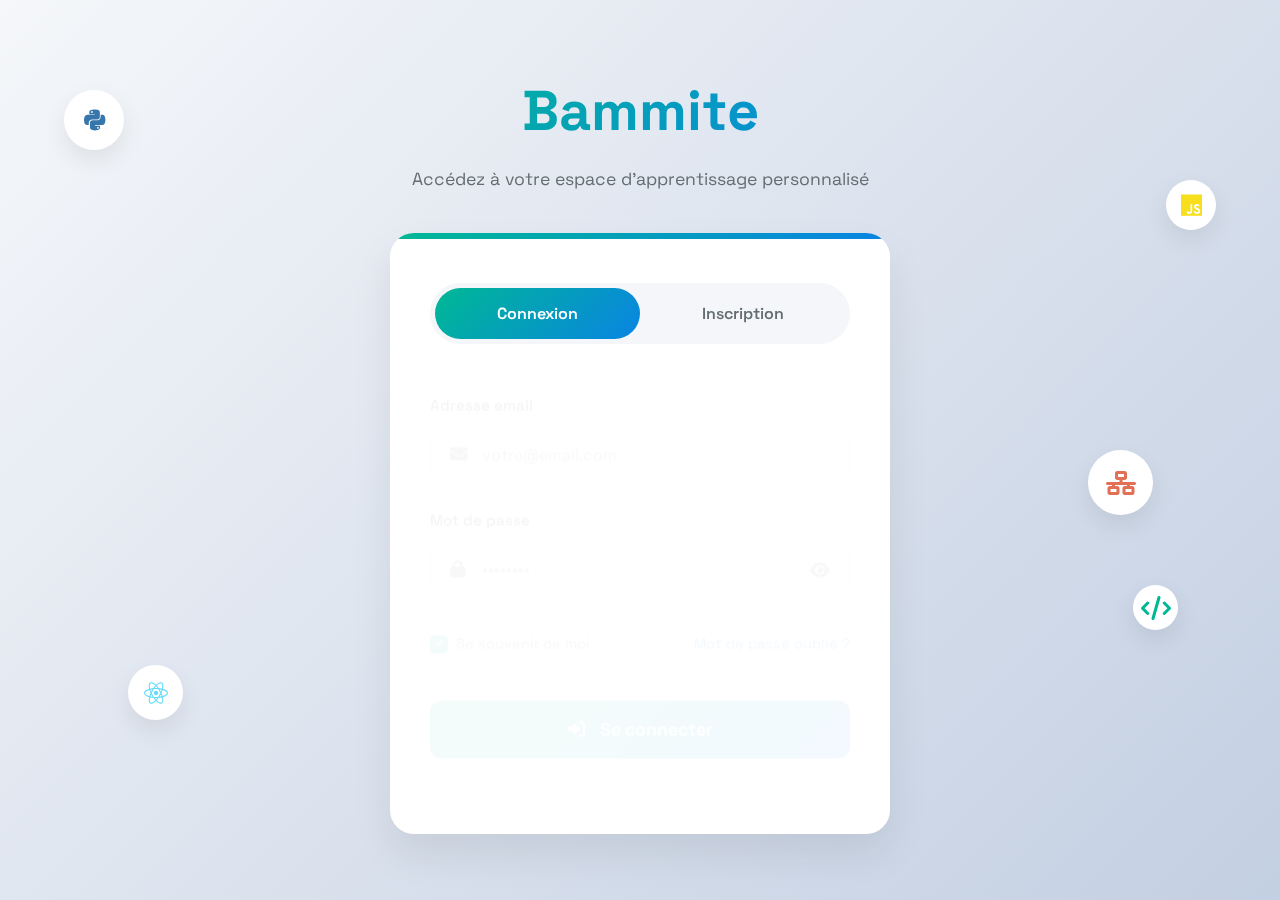
<file: admin/index.html>
<!doctype html>
<html lang="fr">
<head>
    <meta charset="utf-8" />
    <meta name="viewport" content="width=device-width,initial-scale=1" />
    <title>Bammite — Administration</title>
    <link href="https://fonts.googleapis.com/css2?family=Space+Grotesk:wght@300;400;500;600;700&family=IBM+Plex+Mono:wght@400;500&display=swap" rel="stylesheet">
    <link rel="stylesheet" href="https://cdnjs.cloudflare.com/ajax/libs/font-awesome/6.4.0/css/all.min.css">
    <link rel="stylesheet" href="css/admin.css">
    <!-- icon -->
    <link rel="icon" type="image/svg+xml" href="./favico.ico">
</head>
<body>
    <!-- Mobile Menu Toggle -->
    <button class="mobile-menu-toggle">
        <i class="fas fa-bars"></i>
    </button>

    <!-- Sidebar -->
    <aside class="admin-sidebar">
        <div class="sidebar-header">
            <h2>Bammite</h2>
            <p style="color: rgba(255,255,255,0.6); font-size: 0.9rem;">Panel Administrateur</p>
            
            <div class="admin-info">
                <div class="admin-avatar">
                    <i class="fas fa-user-shield"></i>
                </div>
                <div>
                    <div class="admin-name">Admin Principal</div>
                    <div class="admin-role">Super Administrateur</div>
                </div>
            </div>
        </div>

        <nav class="sidebar-nav">
            <a href="#" class="nav-item active" data-section="dashboard">
                <i class="fas fa-tachometer-alt"></i>
                <span class="nav-label">Tableau de bord</span>
            </a>
            
            <a href="#" class="nav-item" data-section="members">
                <i class="fas fa-users"></i>
                <span class="nav-label">Équipe</span>
                <span class="badge">0</span>
            </a>
            
            <a href="#" class="nav-item" data-section="forms">
                <i class="fas fa-file-alt"></i>
                <span class="nav-label">Formulaires</span>
                <span class="badge">0</span>
            </a>
            
            <a href="#" class="nav-item" data-section="registrations">
                <i class="fas fa-user-graduate"></i>
                <span class="nav-label">Candidatures</span>
                <span class="badge">0</span>
            </a>
            
            <a href="#" class="nav-item" data-section="password">
                <i class="fas fa-key"></i>
                <span class="nav-label">Mot de passe</span>
            </a>
            
            <a href="../index.html" target="_blank" class="external-link">
                <i class="fas fa-external-link-alt"></i>
                <span class="nav-label">Voir le site</span>
            </a>
        </nav>

        <div class="sidebar-footer">
            <button class="logout-btn">
                <i class="fas fa-sign-out-alt"></i>
                <span>Déconnexion</span>
            </button>
        </div>
    </aside>

    <!-- Main Content -->
    <main class="admin-main">
        <!-- Top Bar -->
        <div class="top-bar">
            <h1 class="page-title">
                <i class="fas fa-tachometer-alt"></i>
                <span id="page-title">Tableau de bord</span>
            </h1>
            
            <div class="stats-container">
                <div class="stat-card">
                    <div class="stat-value">0</div>
                    <div class="stat-label">Total Candidatures</div>
                </div>
                
                <div class="stat-card red">
                    <div class="stat-value">0</div>
                    <div class="stat-label">Messages Contact</div>
                </div>
                
                <div class="stat-card orange">
                    <div class="stat-value">0</div>
                    <div class="stat-label">Besoins Spécifiques</div>
                </div>
            </div>
        </div>

        <!-- Dashboard Section -->
        <section id="dashboard" class="content-section active">
            <div class="dashboard-grid">
                <!-- Recent Activity -->
                <div class="dashboard-card">
                    <div class="card-header">
                        <h3 class="card-title">Dernières réceptions</h3>
                        <button class="card-action">Voir tout</button>
                    </div>
                    
                    <ul class="recent-list">
                        <li class="recent-item">
                            <div class="item-content" style="text-align: center; color: var(--text-secondary); padding: 20px;">
                                Aucune nouvelle demande pour le moment.
                            </div>
                        </li>
                    </ul>
                </div>

                <!-- Forms Overview -->
                <div class="dashboard-card">
                    <div class="card-header">
                        <h3 class="card-title">Vue d'ensemble des formulaires</h3>
                    </div>
                    
                    <div class="form-stat-grid">
                        <div class="form-stat-item">
                            <div class="form-stat-label">Grande Rentrée</div>
                            <div class="form-stat-count" style="color: var(--admin-blue);">0</div>
                        </div>
                        <div class="form-stat-item">
                            <div class="form-stat-label">Formation à la carte</div>
                            <div class="form-stat-count" style="color: var(--admin-green);">0</div>
                        </div>
                        <div class="form-stat-item">
                            <div class="form-stat-label">Besoins Spécifiques</div>
                            <div class="form-stat-count" style="color: var(--admin-orange);">0</div>
                        </div>
                        <div class="form-stat-item">
                            <div class="form-stat-label">Contact Général</div>
                            <div class="form-stat-count" style="color: var(--admin-purple);">0</div>
                        </div>
                    </div>
                </div>
            </div>
        </section>

        <!-- Team Members Section -->
        <section id="members" class="content-section">
            <div class="card-header" style="margin-bottom: 30px;">
                <h2 style="font-size: 1.8rem;">Gestion de l'équipe</h2>
                <button class="btn btn-primary" id="add-member-btn">
                    <i class="fas fa-plus"></i>
                    Ajouter un membre
                </button>
            </div>

            <div class="data-table">
                <div class="table-header">
                    <div>Nom</div>
                    <div>Rôle</div>
                    <div>Email</div>
                    <div>Date d'ajout</div>
                    <div>Statut</div>
                    <div>Actions</div>
                </div>
                
                <div class="table-row">
                    <div>Jean Dupont</div>
                    <div><span class="status-badge status-active">Formateur</span></div>
                    <div>jean@attic.com</div>
                    <div>12/05/2024</div>
                    <div><span class="status-badge status-completed">Actif</span></div>
                    <div class="action-buttons">
                        <button class="btn-icon btn-edit edit-member-btn" title="Modifier">
                            <i class="fas fa-edit"></i>
                        </button>
                        <button class="btn-icon btn-delete" title="Supprimer">
                            <i class="fas fa-trash"></i>
                        </button>
                    </div>
                </div>
            </div>
        </section>

        <!-- Forms Section -->
        <section id="forms" class="content-section">
            <h2 style="font-size: 1.8rem; margin-bottom: 30px;">Réponses aux formulaires</h2>

            <div class="data-table">
                <div class="table-header">
                    <div>Email</div>
                    <div>Sujet/Tech</div>
                    <div>Date</div>
                    <div>Statut</div>
                    <div>Actions</div>
                </div>
                <!-- Les lignes de données seront chargées par JS -->
            </div>
        </section>

        <!-- Registrations Section -->
        <section id="registrations" class="content-section">
            <h2 style="font-size: 1.8rem; margin-bottom: 30px;">Candidatures Grande Rentrée</h2>

            <div class="data-table">
                <div class="table-header">
                    <div>Nom</div>
                    <div>Email</div>
                    <div>Financement</div>
                    <div>Date</div>
                    <div>Statut</div>
                    <div>Actions</div>
                </div>
                
                <div class="table-row">
                    <div>Thomas Anderson</div>
                    <div>neo@matrix.com</div>
                    <div>CPF</div>
                    <div>Hier</div>
                    <div><span class="status-badge status-active">En cours</span></div>
                    <div class="action-buttons">
                        <button class="btn-icon btn-view view-details-btn" data-type="candidature" title="Voir dossier">
                            <i class="fas fa-eye"></i>
                        </button>
                        <button class="btn-icon btn-edit">
                            <i class="fas fa-check"></i>
                        </button>
                    </div>
                </div>
            </div>
        </section>
    </main>

    <!-- Modal Ajout/Modif Membre -->
    <div id="member-modal" class="modal-overlay">
        <div class="modal">
            <div class="modal-header">
                <h3 class="modal-title" id="member-modal-title">Ajouter un membre</h3>
                <button class="modal-close">&times;</button>
            </div>
            <form id="member-form">
                <input type="hidden" id="member-id" name="id">
                <input type="hidden" id="member-photo-url" name="photo_url">
                <div class="form-group">
                    <label class="form-label">Nom complet</label>
                    <input type="text" class="form-input" id="member-name" required>
                </div>
                <div class="form-row">
                    <div class="form-group">
                        <label class="form-label">Rôle</label>
                        <input type="text" class="form-input" id="member-role" placeholder="Ex: Formateur React" required>
                    </div>
                    <div class="form-group">
                        <label class="form-label">Email</label>
                        <input type="email" class="form-input" id="member-email" required>
                    </div>
                </div>
                
                <!-- Upload Photo -->
                <div class="form-group">
                    <label class="form-label">Photo de profil</label>
                    <div style="display: flex; gap: 10px; align-items: center;">
                        <input type="file" class="form-input" id="member-photo-upload" accept="image/*">
                        <div id="photo-preview" style="width: 40px; height: 40px; border-radius: 50%; background: #eee; background-size: cover; background-position: center; display: none;"></div>
                    </div>
                    <small style="color: var(--text-secondary);">Formats acceptés : JPG, PNG, WEBP. Max 5Mo.</small>
                </div>

                <div class="form-group">
                    <label class="form-label">Bio</label>
                    <textarea class="form-textarea" id="member-bio" rows="3" style="min-height: 80px;"></textarea>
                </div>
                <div class="form-group">
                    <label class="form-label">Réseaux & Liens</label>
                    <div class="social-input-group">
                        <i class="fab fa-linkedin"></i>
                        <input type="url" id="member-linkedin" placeholder="Profil LinkedIn">
                    </div>
                    <div class="social-input-group">
                        <i class="fab fa-github"></i>
                        <input type="url" id="member-github" placeholder="Profil GitHub">
                    </div>
                    <div class="social-input-group">
                        <i class="fab fa-twitter"></i>
                        <input type="url" id="member-twitter" placeholder="Profil Twitter / X">
                    </div>
                </div>
                <div class="form-row">
                    <div class="form-group">
                        <label class="form-label">Ordre d'affichage</label>
                        <input type="number" class="form-input" id="member-order" value="0">
                    </div>
                    <div class="form-group">
                        <label class="form-label">Visibilité</label>
                        <select class="form-input" id="member-visible">
                            <option value="1">Visible</option>
                            <option value="0">Masqué</option>
                        </select>
                    </div>
                </div>
                <div class="form-actions">
                    <button type="button" class="btn btn-secondary modal-close-btn">Annuler</button>
                    <button type="submit" class="btn btn-primary">Enregistrer</button>
                </div>
            </form>
        </div>
    </div>

    <!-- Modal Détails (Lecture seule) -->
    <div id="details-modal" class="modal-overlay">
        <div class="modal">
            <div class="modal-header">
                <h3 class="modal-title" id="details-title">Détails</h3>
                <button class="modal-close">&times;</button>
            </div>
            <div id="details-content" data-id="" data-type="">
                <!-- Contenu injecté par JS -->
                <div class="detail-row">
                    <div class="detail-label">Nom</div>
                    <div class="detail-value">Chargement...</div>
                </div>
            </div>
            <div class="form-actions" id="details-modal-actions">
                <button type="button" class="btn btn-secondary modal-close-btn">Fermer</button>
            </div>
        </div>
    </div>

    <script src="js/admin.js"></script>
</body>
</html>
</file>
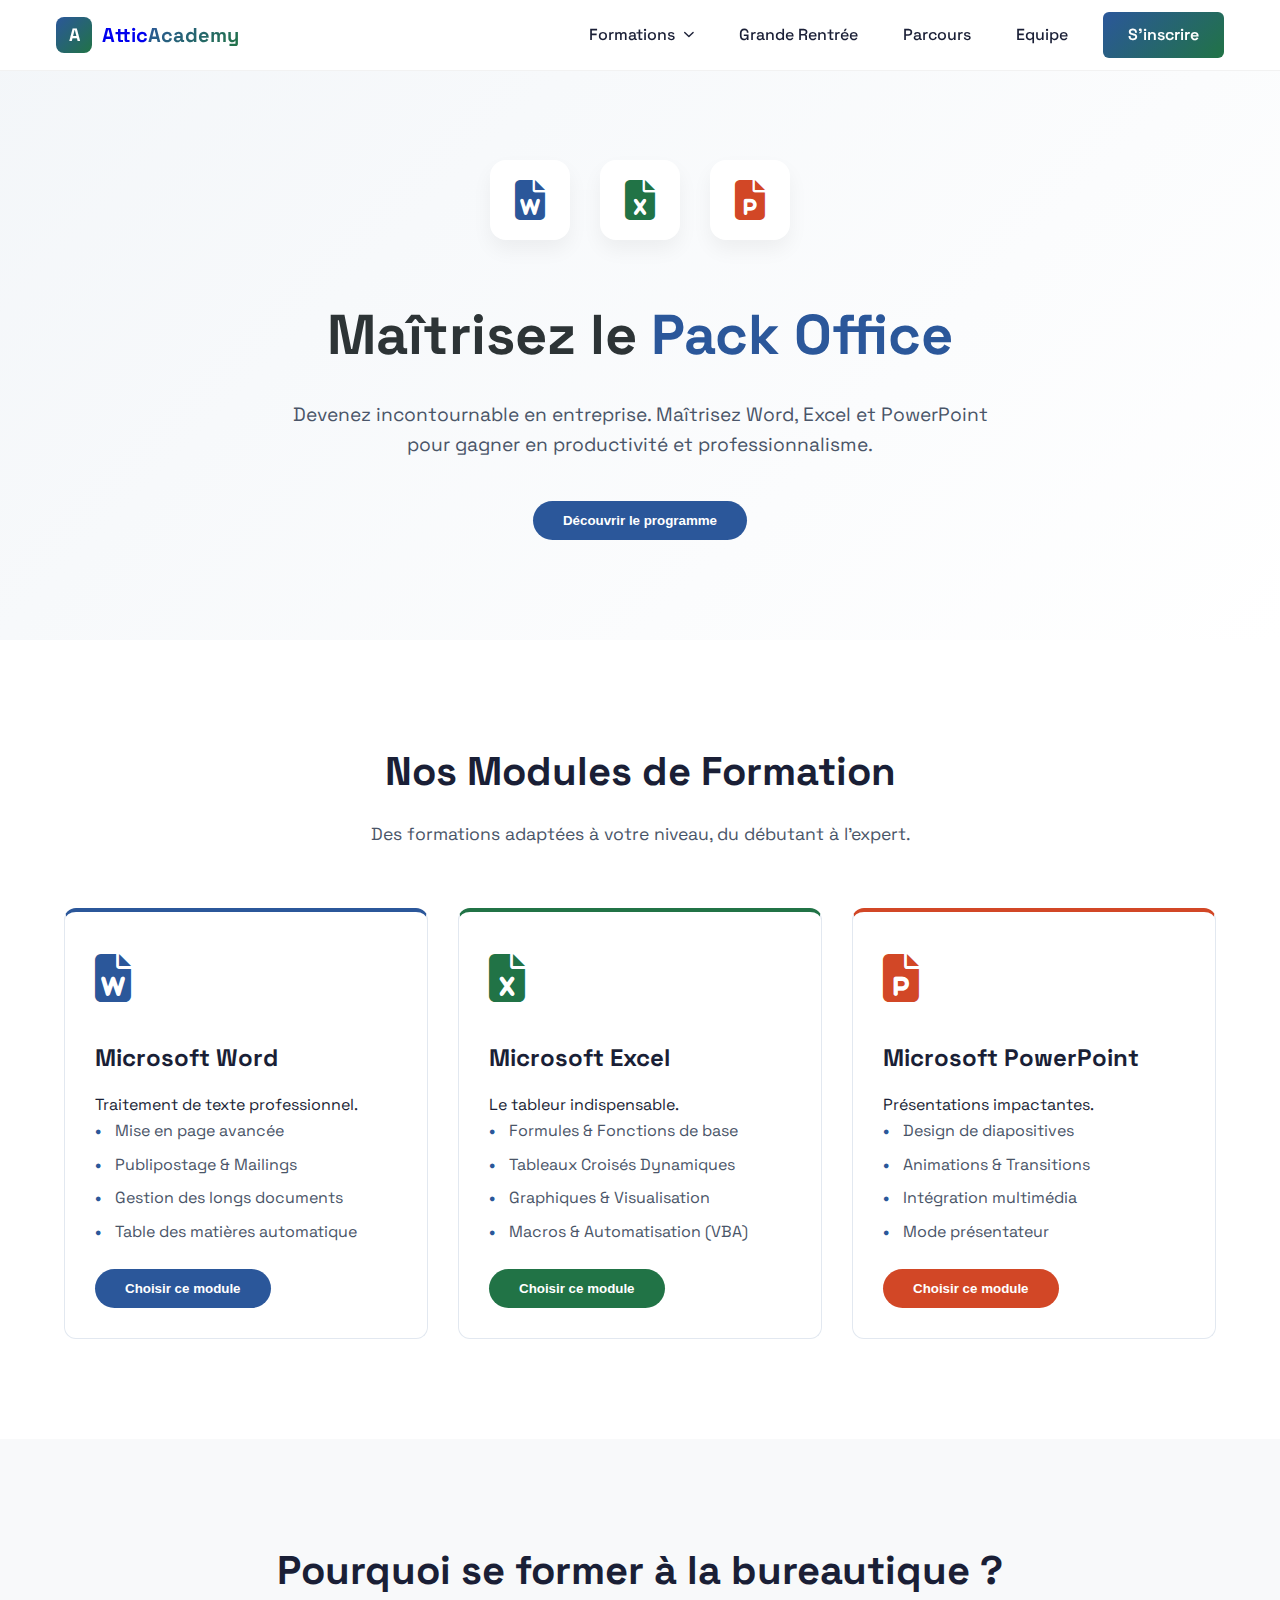
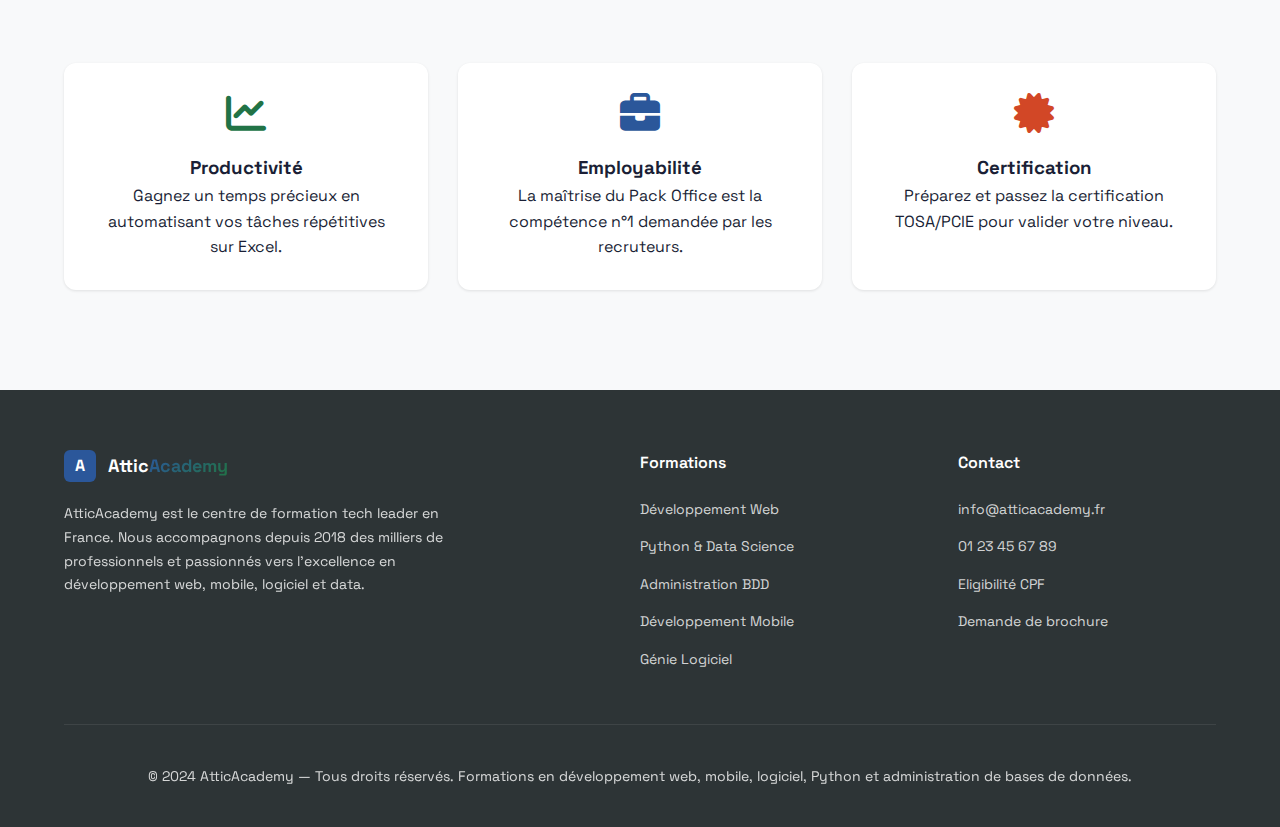
<file: formation-bureautique.html>
<!doctype html>
<html lang="fr">
<head>
    <meta charset="utf-8" />
    <meta name="viewport" content="width=device-width,initial-scale=1" />
    <title>NetAcademy — Formation Bureautique & Office</title>
    <link href="https://fonts.googleapis.com/css2?family=Space+Grotesk:wght@300;400;500;600;700&family=IBM+Plex+Mono:wght@400;500&display=swap" rel="stylesheet">
    <link rel="stylesheet" href="https://cdnjs.cloudflare.com/ajax/libs/font-awesome/6.4.0/css/all.min.css">
    <link rel="stylesheet" href="css/navbar.css">
    <link rel="stylesheet" href="css/contact.css">
    <link rel="stylesheet" href="css/footer.css">
    <link rel="stylesheet" href="css/general.css">
    <link rel="stylesheet" href="css/modal.css">
    <style>
        :root {
            --office-blue: #2b579a;
            --office-green: #217346;
            --office-orange: #d24726;
            --office-dark: #2d3436;
            
            /* Navbar mapping */
            --primary-color: var(--office-blue);
            --accent-color: var(--office-green);
            --light-color: #f3f6f9;
            --footer-bg: var(--office-dark);
            --transition: all 0.3s ease;
        }

        .hero-office {
            padding: 160px 0 100px;
            background: linear-gradient(135deg, #f3f6f9 0%, #ffffff 100%);
            position: relative;
            overflow: hidden;
            text-align: center;
        }

        .hero-office h1 {
            font-size: 3.5rem;
            margin-bottom: 20px;
            color: var(--office-dark);
        }

        .hero-office h1 span {
            color: var(--office-blue);
        }

        .hero-office p {
            font-size: 1.2rem;
            color: var(--text-secondary);
            max-width: 700px;
            margin: 0 auto 40px;
        }

        .office-icons {
            display: flex;
            justify-content: center;
            gap: 30px;
            margin-bottom: 50px;
        }

        .office-icon-card {
            width: 80px;
            height: 80px;
            background: white;
            border-radius: 16px;
            box-shadow: 0 10px 20px rgba(0,0,0,0.05);
            display: flex;
            align-items: center;
            justify-content: center;
            font-size: 40px;
            transition: transform 0.3s;
        }

        .office-icon-card:hover { transform: translateY(-10px); }
        .icon-word { color: var(--office-blue); }
        .icon-excel { color: var(--office-green); }
        .icon-ppt { color: var(--office-orange); }

        .module-grid {
            display: grid;
            grid-template-columns: repeat(auto-fit, minmax(300px, 1fr));
            gap: 30px;
        }

        .module-card {
            background: white;
            border-radius: 12px;
            padding: 30px;
            border: 1px solid var(--border-color);
            transition: var(--transition);
            position: relative;
            overflow: hidden;
        }

        .module-card:hover {
            transform: translateY(-5px);
            box-shadow: var(--shadow-lg);
        }

        .module-card.word { border-top: 4px solid var(--office-blue); }
        .module-card.excel { border-top: 4px solid var(--office-green); }
        .module-card.ppt { border-top: 4px solid var(--office-orange); }

        .module-icon {
            font-size: 3rem;
            margin-bottom: 20px;
        }
        
        .module-card h3 { margin-bottom: 15px; font-size: 1.5rem; }
        .module-card ul { list-style: none; margin-bottom: 25px; }
        .module-card li { margin-bottom: 8px; padding-left: 20px; position: relative; color: var(--text-secondary); }
        .module-card li::before { content: "•"; color: var(--primary-color); position: absolute; left: 0; font-weight: bold; }

        .cta-button-office {
            background: var(--office-blue);
            color: white;
            padding: 12px 30px;
            border-radius: 50px;
            text-decoration: none;
            font-weight: 600;
            display: inline-block;
            border: none;
            cursor: pointer;
            transition: background 0.3s;
        }
        .cta-button-office:hover { background: #1e3f72; }
        
        .avantages-grid { display: grid; grid-template-columns: repeat(auto-fit, minmax(250px, 1fr)); gap: 30px; }
        .avantage-card { background: white; padding: 30px; border-radius: 12px; text-align: center; box-shadow: var(--shadow-sm); }
        .avantage-card i { font-size: 40px; margin-bottom: 20px; }
    </style>
</head>
<body>
    <!-- Navbar -->
    <div id="navbar-placeholder"></div>

    <!-- Hero -->
    <section class="hero-office">
        <div class="container">
            <div class="office-icons">
                <div class="office-icon-card icon-word"><i class="fas fa-file-word"></i></div>
                <div class="office-icon-card icon-excel"><i class="fas fa-file-excel"></i></div>
                <div class="office-icon-card icon-ppt"><i class="fas fa-file-powerpoint"></i></div>
            </div>
            <h1>Maîtrisez le <span>Pack Office</span></h1>
            <p>Devenez incontournable en entreprise. Maîtrisez Word, Excel et PowerPoint pour gagner en productivité et professionnalisme.</p>
            <button class="cta-button-office open-modal-btn" data-domain="bureautique">Découvrir le programme</button>
        </div>
    </section>

    <!-- Modules -->
    <section class="section">
        <div class="container">
            <div class="section-header">
                <h2>Nos Modules de Formation</h2>
                <p>Des formations adaptées à votre niveau, du débutant à l'expert.</p>
            </div>
            
            <div class="module-grid">
                <!-- Word -->
                <div class="module-card word">
                    <div class="module-icon" style="color: var(--office-blue)"><i class="fas fa-file-word"></i></div>
                    <h3>Microsoft Word</h3>
                    <p>Traitement de texte professionnel.</p>
                    <ul>
                        <li>Mise en page avancée</li>
                        <li>Publipostage & Mailings</li>
                        <li>Gestion des longs documents</li>
                        <li>Table des matières automatique</li>
                    </ul>
                    <button class="cta-button-office open-modal-btn" data-domain="bureautique" style="background:var(--office-blue)">Choisir ce module</button>
                </div>

                <!-- Excel -->
                <div class="module-card excel">
                    <div class="module-icon" style="color: var(--office-green)"><i class="fas fa-file-excel"></i></div>
                    <h3>Microsoft Excel</h3>
                    <p>Le tableur indispensable.</p>
                    <ul>
                        <li>Formules & Fonctions de base</li>
                        <li>Tableaux Croisés Dynamiques</li>
                        <li>Graphiques & Visualisation</li>
                        <li>Macros & Automatisation (VBA)</li>
                    </ul>
                    <button class="cta-button-office open-modal-btn" data-domain="bureautique" style="background:var(--office-green)">Choisir ce module</button>
                </div>

                <!-- PowerPoint -->
                <div class="module-card ppt">
                    <div class="module-icon" style="color: var(--office-orange)"><i class="fas fa-file-powerpoint"></i></div>
                    <h3>Microsoft PowerPoint</h3>
                    <p>Présentations impactantes.</p>
                    <ul>
                        <li>Design de diapositives</li>
                        <li>Animations & Transitions</li>
                        <li>Intégration multimédia</li>
                        <li>Mode présentateur</li>
                    </ul>
                    <button class="cta-button-office open-modal-btn" data-domain="bureautique" style="background:var(--office-orange)">Choisir ce module</button>
                </div>
            </div>
        </div>
    </section>

    <!-- Methodology/Avantages -->
    <section class="section bg-light">
        <div class="container">
            <div class="section-header">
                <h2>Pourquoi se former à la bureautique ?</h2>
            </div>
            <div class="avantages-grid">
                <div class="avantage-card">
                    <i class="fas fa-chart-line" style="color:var(--office-green);"></i>
                    <h3>Productivité</h3>
                    <p>Gagnez un temps précieux en automatisant vos tâches répétitives sur Excel.</p>
                </div>
                <div class="avantage-card">
                    <i class="fas fa-briefcase" style="color:var(--office-blue);"></i>
                    <h3>Employabilité</h3>
                    <p>La maîtrise du Pack Office est la compétence n°1 demandée par les recruteurs.</p>
                </div>
                <div class="avantage-card">
                    <i class="fas fa-certificate" style="color:var(--office-orange);"></i>
                    <h3>Certification</h3>
                    <p>Préparez et passez la certification TOSA/PCIE pour valider votre niveau.</p>
                </div>
            </div>
        </div>
    </section>

    <!-- Footer -->
    <div id="footer-placeholder"></div>

    <script src="js/navbar-generator.js"></script>
    <script src="js/footer-generator.js"></script>
    <script src="js/navbar.js"></script>
    <script src="js/modal.js"></script>
</body>
</html>
</file>
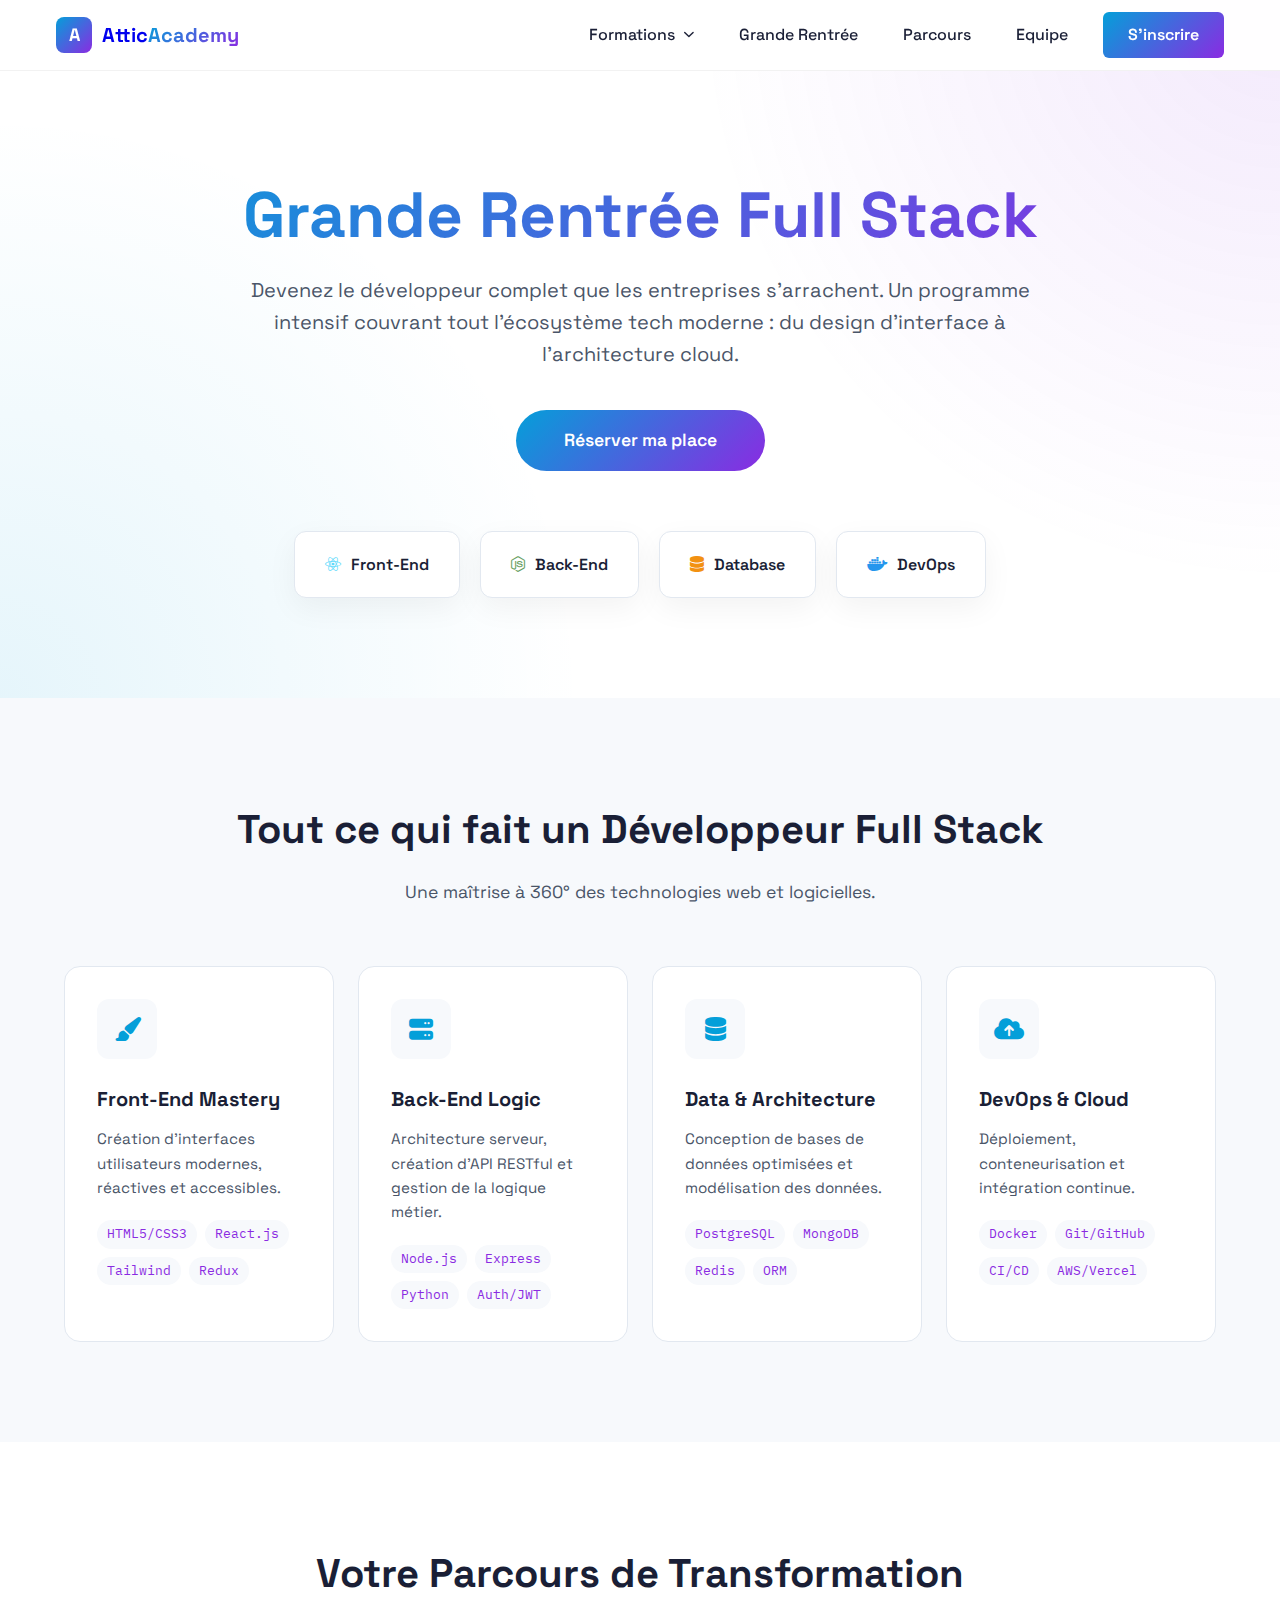
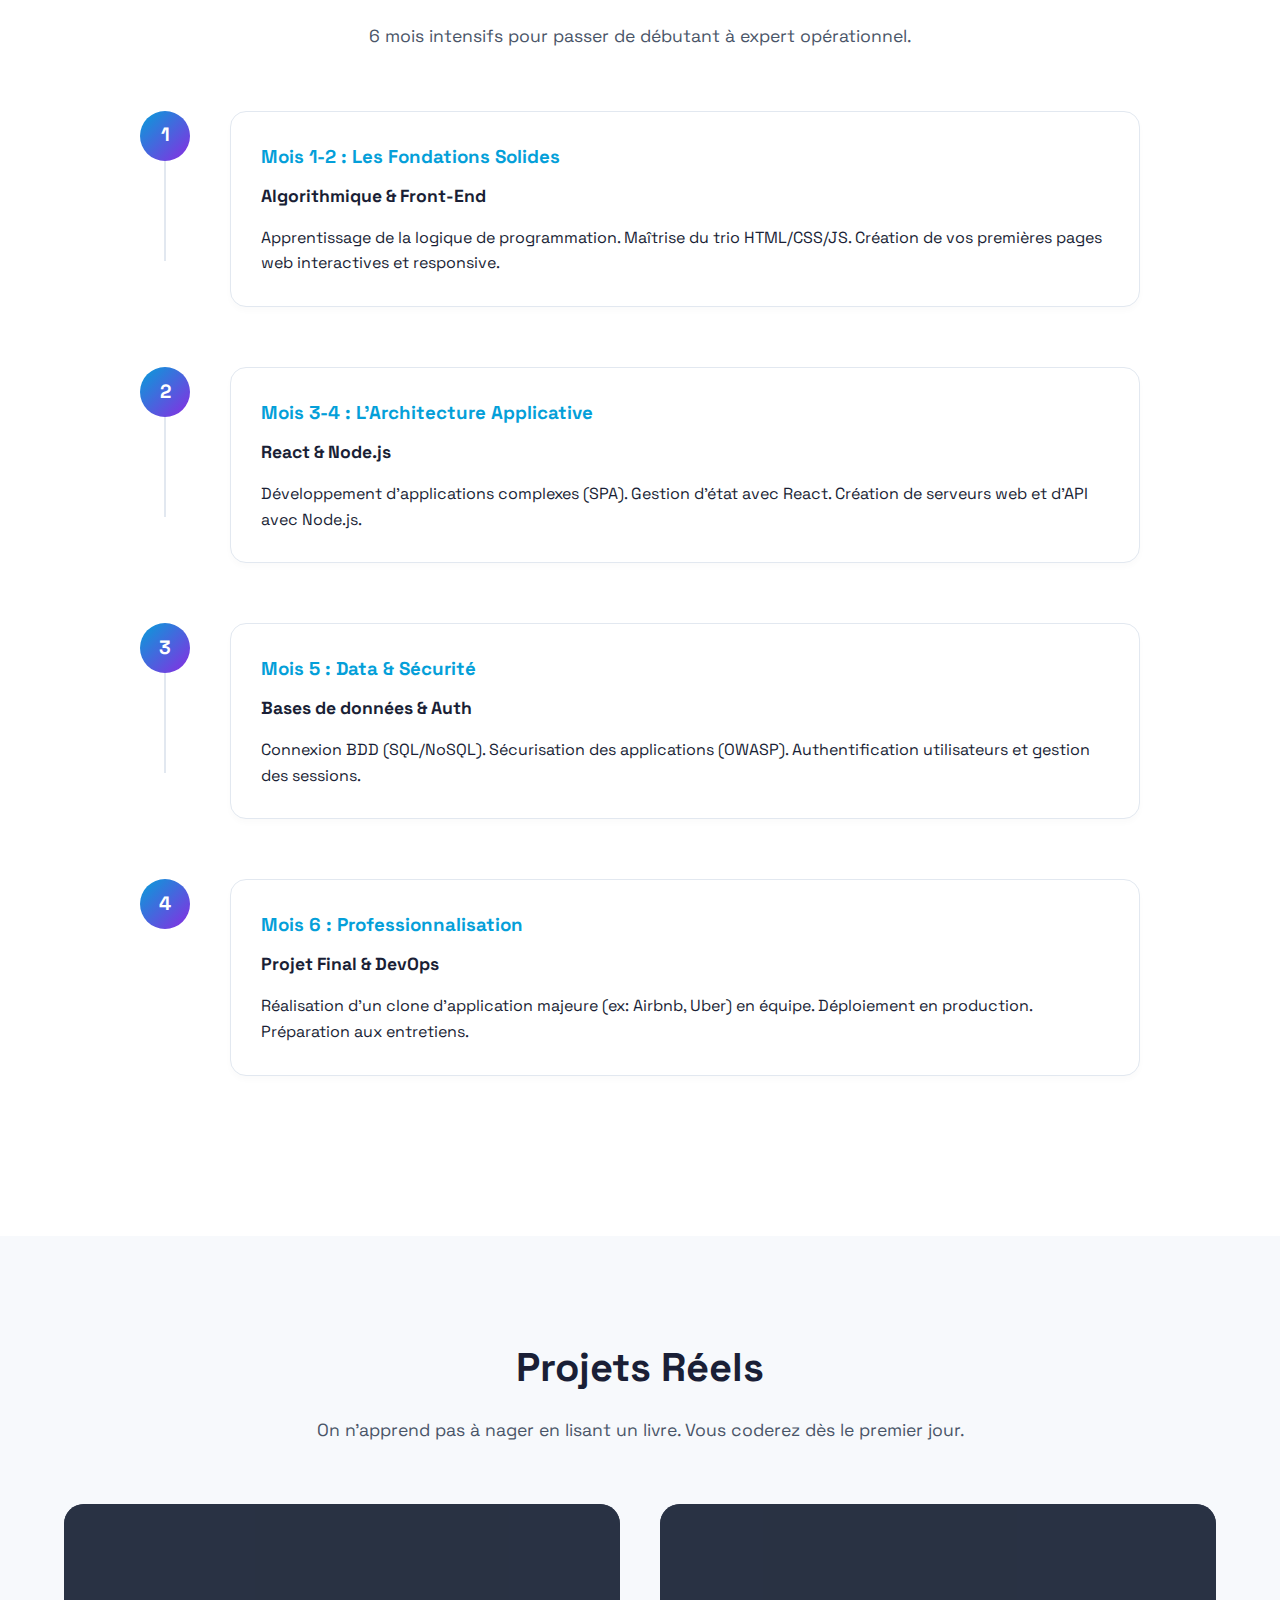
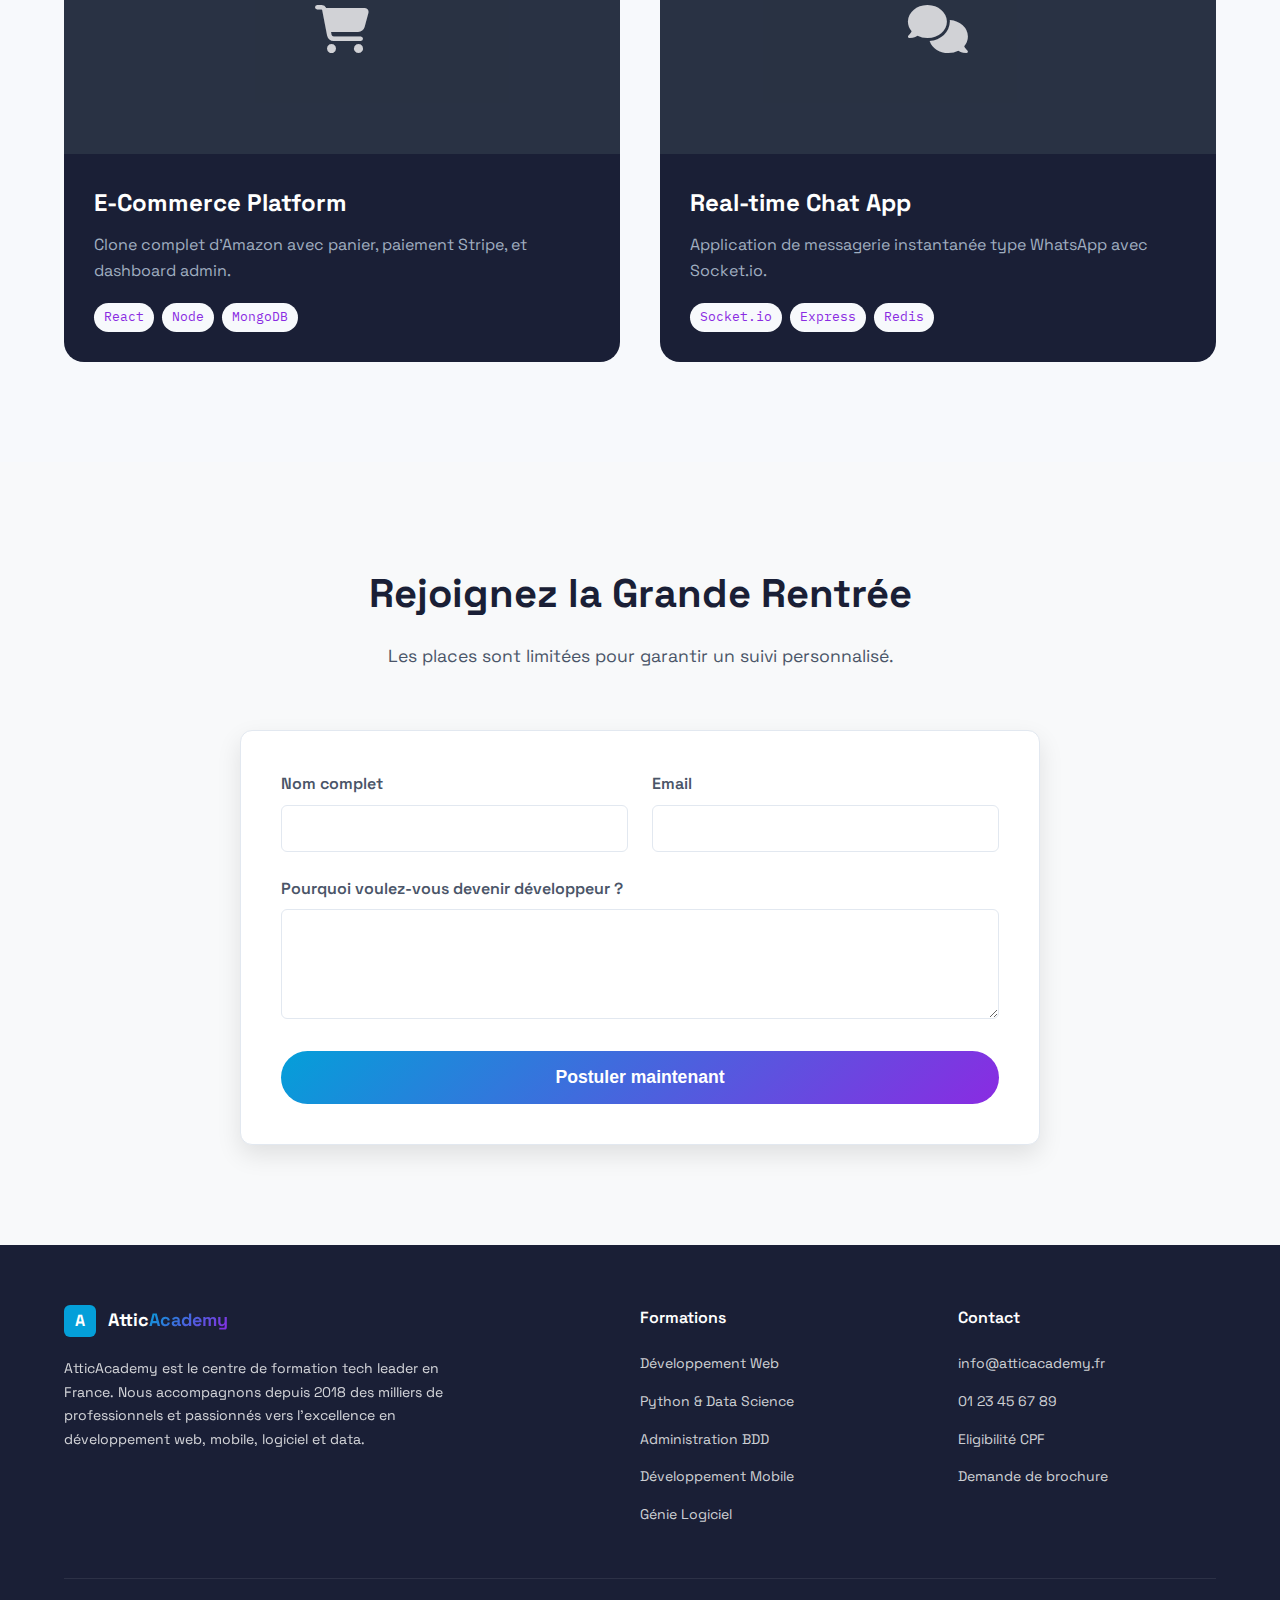
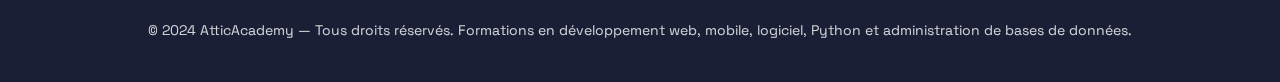
<file: grande-rentree-fullstack.html>
<!doctype html>
<html lang="fr">
<head>
    <meta charset="utf-8" />
    <meta name="viewport" content="width=device-width,initial-scale=1" />
    <title>NetAcademy — Grande Rentrée Full Stack</title>
    <link href="https://fonts.googleapis.com/css2?family=Space+Grotesk:wght@300;400;500;600;700&family=IBM+Plex+Mono:wght@400;500&display=swap" rel="stylesheet">
    <link rel="stylesheet" href="https://cdnjs.cloudflare.com/ajax/libs/font-awesome/6.4.0/css/all.min.css">
    <link rel="stylesheet" href="css/navbar.css">
    <link rel="stylesheet" href="css/contact.css">
    <link rel="stylesheet" href="css/footer.css">
    <link rel="stylesheet" href="css/general.css">
    <link rel="stylesheet" href="css/modal.css">
    <style>
        :root {
            --primary-blue: #049fd9;
            --secondary-purple: #8a2be2;
            --dark-bg: #1a1f36;
            --bg-light: #f7f9fc;
            --white: #ffffff;
            
            /* Navbar mapping */
            --primary-color: var(--primary-blue);
            --accent-color: var(--secondary-purple);
            --light-color: var(--bg-light);
            --footer-bg: var(--dark-bg);
            --transition: all 0.3s ease;
        }

        
        /* Hero Specific */
        .fs-hero {
            padding: 180px 0 100px;
            background: radial-gradient(circle at top right, rgba(138, 43, 226, 0.1), transparent 40%),
                        radial-gradient(circle at bottom left, rgba(4, 159, 217, 0.1), transparent 40%);
            text-align: center;
        }
        
        .fs-hero h1 {
            font-size: 4rem;
            line-height: 1.1;
            margin-bottom: 24px;
            background: linear-gradient(135deg, var(--primary-blue), var(--secondary-purple));
            -webkit-background-clip: text;
            -webkit-text-fill-color: transparent;
        }
        
        .fs-hero p { font-size: 1.25rem; color: var(--text-secondary); max-width: 800px; margin: 0 auto 40px; }
        
        .stack-visual {
            display: flex;
            justify-content: center;
            gap: 20px;
            margin-top: 60px;
            flex-wrap: wrap;
        }
        
        .stack-card {
            background: white;
            padding: 20px 30px;
            border-radius: 12px;
            box-shadow: 0 10px 30px rgba(0,0,0,0.05);
            border: 1px solid var(--border-color);
            display: flex;
            align-items: center;
            gap: 10px;
            font-weight: 600;
            animation: float 6s ease-in-out infinite;
        }
        
        .stack-card:nth-child(2) { animation-delay: 1s; }
        .stack-card:nth-child(3) { animation-delay: 2s; }
        .stack-card:nth-child(4) { animation-delay: 3s; }
        
        @keyframes float {
            0%, 100% { transform: translateY(0); }
            50% { transform: translateY(-10px); }
        }

        /* Section Styles */
        .bg-gray { background-color: var(--bg-light); }

        /* Full Stack Pillars */
        .pillars-grid {
            display: grid;
            grid-template-columns: repeat(4, 1fr);
            gap: 24px;
        }
        
        .pillar-card {
            background: white;
            padding: 32px;
            border-radius: 16px;
            border: 1px solid var(--border-color);
            transition: var(--transition);
            position: relative;
            overflow: hidden;
        }
        
        .pillar-card:hover { transform: translateY(-5px); border-color: var(--primary-blue); box-shadow: 0 10px 30px rgba(0,0,0,0.1); }
        
        .pillar-icon {
            width: 60px; height: 60px;
            background: var(--bg-light);
            border-radius: 12px;
            display: flex; align-items: center; justify-content: center;
            font-size: 24px; color: var(--primary-blue);
            margin-bottom: 24px;
        }
        
        .pillar-card h3 { margin-bottom: 12px; font-size: 1.25rem; }
        .pillar-card p { color: var(--text-secondary); font-size: 0.95rem; margin-bottom: 20px; }
        
        .tech-list { display: flex; flex-wrap: wrap; gap: 8px; }
        .tech-tag {
            font-size: 0.8rem; padding: 4px 10px;
            background: var(--bg-light); border-radius: 20px;
            font-family: 'IBM Plex Mono', monospace;
            color: var(--secondary-purple);
        }

        /* Timeline Journey */
        .journey-container {
            position: relative;
            max-width: 1000px;
            margin: 0 auto;
        }
        
        .journey-step {
            display: flex;
            gap: 40px;
            margin-bottom: 60px;
            align-items: flex-start;
        }
        
        .step-marker {
            flex-shrink: 0;
            width: 50px; height: 50px;
            background: linear-gradient(135deg, var(--primary-blue), var(--secondary-purple));
            color: white;
            border-radius: 50%;
            display: flex; align-items: center; justify-content: center;
            font-weight: 700; font-size: 1.2rem;
            position: relative;
            z-index: 2;
        }
        
        .journey-step:not(:last-child) .step-marker::after {
            content: ''; position: absolute;
            top: 50px; left: 50%; transform: translateX(-50%);
            width: 2px; height: calc(100% + 50px);
            background: var(--border-color); z-index: -1;
        }
        
        .step-content {
            background: white;
            padding: 30px;
            border-radius: 16px;
            border: 1px solid var(--border-color);
            flex-grow: 1;
            box-shadow: 0 4px 6px rgba(0,0,0,0.02);
        }
        
        .step-content h3 { margin-bottom: 10px; color: var(--primary-blue); }
        .step-content h4 { font-size: 1.1rem; margin-bottom: 15px; }
        
        /* Project Showcase */
        .project-grid {
            display: grid; grid-template-columns: repeat(2, 1fr); gap: 40px;
        }
        
        .project-card {
            background: var(--dark-bg);
            border-radius: 20px;
            overflow: hidden;
            color: white;
            position: relative;
        }
        
        .project-preview {
            height: 250px;
            background: #2d3748;
            display: flex; align-items: center; justify-content: center;
            font-size: 3rem; opacity: 0.8;
        }
        
        .project-info { padding: 30px; }
        .project-info h3 { margin-bottom: 10px; font-size: 1.5rem; }
        .project-info p { color: #a0aec0; margin-bottom: 20px; }

        /* CTA */
        .cta-button-large {
            background: linear-gradient(135deg, var(--primary-blue), var(--secondary-purple));
            color: white; padding: 16px 48px; border-radius: 50px;
            text-decoration: none; font-weight: 600; font-size: 1.1rem;
            display: inline-block; transition: transform 0.3s;
            border: none; cursor: pointer;
        }
        .cta-button-large:hover { transform: translateY(-3px); box-shadow: 0 10px 20px rgba(4, 159, 217, 0.3); }

        @media (max-width: 992px) {
            .pillars-grid { grid-template-columns: repeat(2, 1fr); }
            .fs-hero h1 { font-size: 3rem; }
        }
        @media (max-width: 768px) {
            .pillars-grid { grid-template-columns: 1fr; }
            .project-grid { grid-template-columns: 1fr; }
            .journey-step { gap: 20px; }
            .fs-hero { padding-top: 140px; }
            .fs-hero h1 { font-size: 2.5rem; }
        }
    </style>
</head>
<body>
    <!-- Navbar -->
    <div id="navbar-placeholder"></div>

    <!-- Hero Section -->
    <header class="fs-hero">
        <div class="container">
            <h1>Grande Rentrée Full Stack</h1>
            <p>Devenez le développeur complet que les entreprises s'arrachent. Un programme intensif couvrant tout l'écosystème tech moderne : du design d'interface à l'architecture cloud.</p>
            <a href="#" class="cta-button-large open-rentree-modal-btn">Réserver ma place</a>
            
            <div class="stack-visual">
                <div class="stack-card"><i class="fab fa-react" style="color:#61dafb"></i> Front-End</div>
                <div class="stack-card"><i class="fab fa-node-js" style="color:#68a063"></i> Back-End</div>
                <div class="stack-card"><i class="fas fa-database" style="color:#f29111"></i> Database</div>
                <div class="stack-card"><i class="fab fa-docker" style="color:#2496ed"></i> DevOps</div>
            </div>
        </div>
    </header>

    <!-- The Full Stack Profile -->
    <section class="section bg-gray">
        <div class="container">
            <div class="section-header">
                <h2>Tout ce qui fait un Développeur Full Stack</h2>
                <p>Une maîtrise à 360° des technologies web et logicielles.</p>
            </div>
            
            <div class="pillars-grid">
                <!-- Front-End -->
                <div class="pillar-card">
                    <div class="pillar-icon"><i class="fas fa-paint-brush"></i></div>
                    <h3>Front-End Mastery</h3>
                    <p>Création d'interfaces utilisateurs modernes, réactives et accessibles.</p>
                    <div class="tech-list">
                        <span class="tech-tag">HTML5/CSS3</span>
                        <span class="tech-tag">React.js</span>
                        <span class="tech-tag">Tailwind</span>
                        <span class="tech-tag">Redux</span>
                    </div>
                </div>

                <!-- Back-End -->
                <div class="pillar-card">
                    <div class="pillar-icon"><i class="fas fa-server"></i></div>
                    <h3>Back-End Logic</h3>
                    <p>Architecture serveur, création d'API RESTful et gestion de la logique métier.</p>
                    <div class="tech-list">
                        <span class="tech-tag">Node.js</span>
                        <span class="tech-tag">Express</span>
                        <span class="tech-tag">Python</span>
                        <span class="tech-tag">Auth/JWT</span>
                    </div>
                </div>

                <!-- Data -->
                <div class="pillar-card">
                    <div class="pillar-icon"><i class="fas fa-database"></i></div>
                    <h3>Data & Architecture</h3>
                    <p>Conception de bases de données optimisées et modélisation des données.</p>
                    <div class="tech-list">
                        <span class="tech-tag">PostgreSQL</span>
                        <span class="tech-tag">MongoDB</span>
                        <span class="tech-tag">Redis</span>
                        <span class="tech-tag">ORM</span>
                    </div>
                </div>

                <!-- DevOps -->
                <div class="pillar-card">
                    <div class="pillar-icon"><i class="fas fa-cloud-upload-alt"></i></div>
                    <h3>DevOps & Cloud</h3>
                    <p>Déploiement, conteneurisation et intégration continue.</p>
                    <div class="tech-list">
                        <span class="tech-tag">Docker</span>
                        <span class="tech-tag">Git/GitHub</span>
                        <span class="tech-tag">CI/CD</span>
                        <span class="tech-tag">AWS/Vercel</span>
                    </div>
                </div>
            </div>
        </div>
    </section>

    <!-- Programme Journey -->
    <section id="programme" class="section">
        <div class="container">
            <div class="section-header">
                <h2>Votre Parcours de Transformation</h2>
                <p>6 mois intensifs pour passer de débutant à expert opérationnel.</p>
            </div>

            <div class="journey-container">
                <div class="journey-step">
                    <div class="step-marker">1</div>
                    <div class="step-content">
                        <h3>Mois 1-2 : Les Fondations Solides</h3>
                        <h4>Algorithmique & Front-End</h4>
                        <p>Apprentissage de la logique de programmation. Maîtrise du trio HTML/CSS/JS. Création de vos premières pages web interactives et responsive.</p>
                    </div>
                </div>

                <div class="journey-step">
                    <div class="step-marker">2</div>
                    <div class="step-content">
                        <h3>Mois 3-4 : L'Architecture Applicative</h3>
                        <h4>React & Node.js</h4>
                        <p>Développement d'applications complexes (SPA). Gestion d'état avec React. Création de serveurs web et d'API avec Node.js.</p>
                    </div>
                </div>

                <div class="journey-step">
                    <div class="step-marker">3</div>
                    <div class="step-content">
                        <h3>Mois 5 : Data & Sécurité</h3>
                        <h4>Bases de données & Auth</h4>
                        <p>Connexion BDD (SQL/NoSQL). Sécurisation des applications (OWASP). Authentification utilisateurs et gestion des sessions.</p>
                    </div>
                </div>

                <div class="journey-step">
                    <div class="step-marker">4</div>
                    <div class="step-content">
                        <h3>Mois 6 : Professionnalisation</h3>
                        <h4>Projet Final & DevOps</h4>
                        <p>Réalisation d'un clone d'application majeure (ex: Airbnb, Uber) en équipe. Déploiement en production. Préparation aux entretiens.</p>
                    </div>
                </div>
            </div>
        </div>
    </section>

    <!-- Projects -->
    <section id="projets" class="section bg-gray">
        <div class="container">
            <div class="section-header">
                <h2>Projets Réels</h2>
                <p>On n'apprend pas à nager en lisant un livre. Vous coderez dès le premier jour.</p>
            </div>
            <div class="project-grid">
                <div class="project-card">
                    <div class="project-preview"><i class="fas fa-shopping-cart"></i></div>
                    <div class="project-info">
                        <h3>E-Commerce Platform</h3>
                        <p>Clone complet d'Amazon avec panier, paiement Stripe, et dashboard admin.</p>
                        <div class="tech-list">
                            <span class="tech-tag">React</span>
                            <span class="tech-tag">Node</span>
                            <span class="tech-tag">MongoDB</span>
                        </div>
                    </div>
                </div>
                <div class="project-card">
                    <div class="project-preview"><i class="fas fa-comments"></i></div>
                    <div class="project-info">
                        <h3>Real-time Chat App</h3>
                        <p>Application de messagerie instantanée type WhatsApp avec Socket.io.</p>
                        <div class="tech-list">
                            <span class="tech-tag">Socket.io</span>
                            <span class="tech-tag">Express</span>
                            <span class="tech-tag">Redis</span>
                        </div>
                    </div>
                </div>
            </div>
        </div>
    </section>

    <!-- Registration CTA -->
    <section id="inscription" class="section contact-section">
        <div class="container">
            <div class="section-header">
                <h2>Rejoignez la Grande Rentrée</h2>
                <p>Les places sont limitées pour garantir un suivi personnalisé.</p>
            </div>
            
            <form id="contact-form" class="contact-form" novalidate>
                <div class="form-row">
                    <div class="form-group">
                        <label for="name">Nom complet</label>
                        <input type="text" id="name" name="name" required>
                    </div>
                    <div class="form-group">
                        <label for="email">Email</label>
                        <input type="email" id="email" name="email" required>
                    </div>
                </div>
                <div class="form-group">
                    <label for="motivation">Pourquoi voulez-vous devenir développeur ?</label>
                    <textarea id="motivation" name="motivation" rows="4"></textarea>
                </div>
                <button type="submit" class="cta-button-large" style="width:100%">Postuler maintenant</button>
            </form>
        </div>
    </section>

    <!-- Footer -->
    <div id="footer-placeholder"></div>

    <script src="js/navbar-generator.js"></script>
    <script src="js/footer-generator.js"></script>
    <script src="js/navbar.js"></script>
    <script src="js/modal.js"></script>
</body>
</html>
</file>
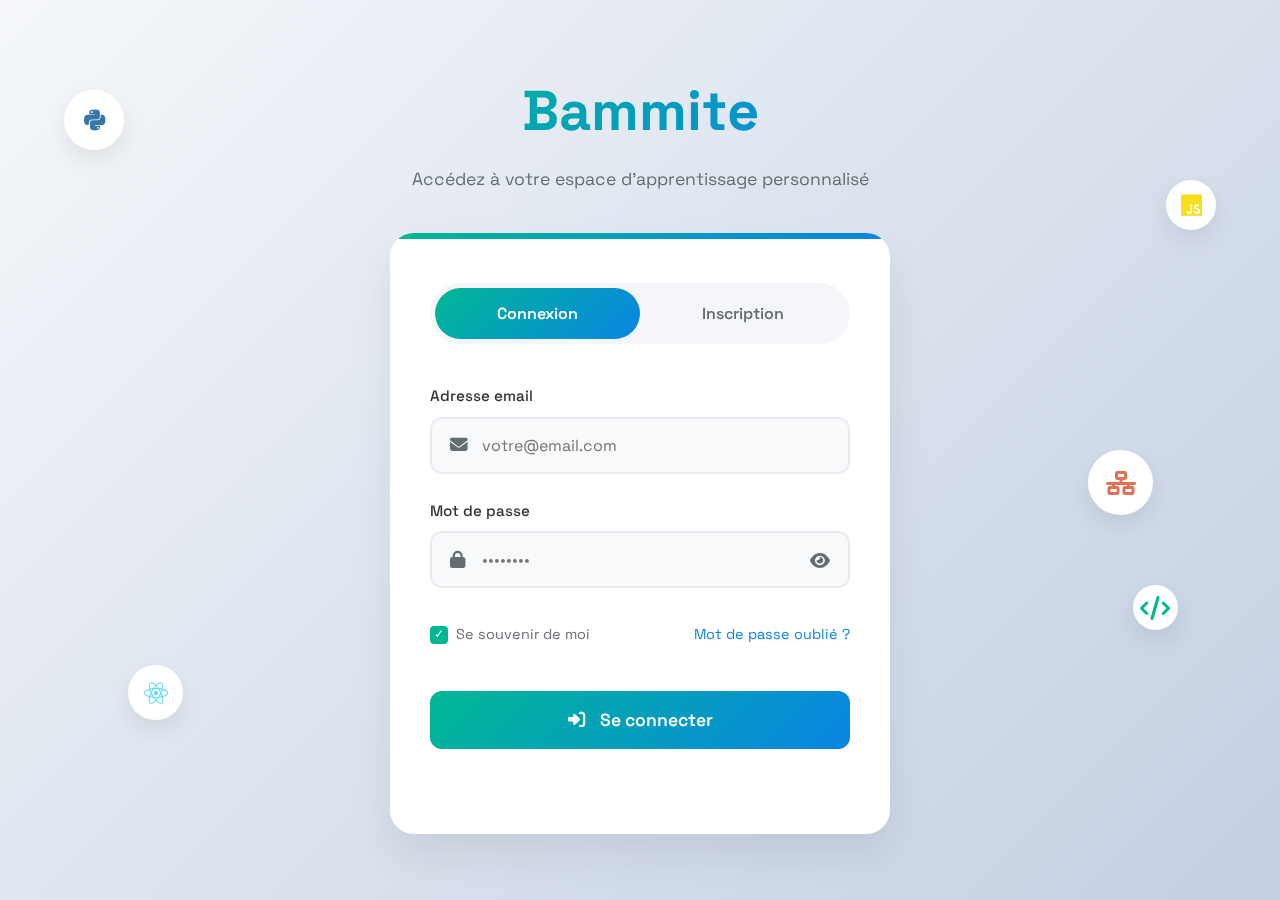
<file: auth/auth.html>
<!doctype html>
<html lang="fr">
<head>
    <meta charset="utf-8" />
    <meta name="viewport" content="width=device-width,initial-scale=1" />
    <title>Bammite — Connexion & Inscription</title>
    <link href="https://fonts.googleapis.com/css2?family=Space+Grotesk:wght@300;400;500;600;700&family=IBM+Plex+Mono:wght@400;500&display=swap" rel="stylesheet">
    <link rel="stylesheet" href="https://cdnjs.cloudflare.com/ajax/libs/font-awesome/6.4.0/css/all.min.css">
    <style>
        :root {
            --code-green: #00b894;
            --code-blue: #0984e3;
            --dark-bg: #2d3436;
            --light-bg: #f5f6fa;
            --text-primary: #2d3436;
            --text-secondary: #636e72;
            --transition: all 0.3s ease;
            --card-shadow: 0 20px 40px rgba(0,0,0,0.08);
            --hover-shadow: 0 30px 60px rgba(0, 184, 148, 0.15);
        }

        * { box-sizing: border-box; margin: 0; padding: 0; }
        body { 
            font-family: 'Space Grotesk', sans-serif; 
            color: var(--text-primary); 
            line-height: 1.6; 
            background: linear-gradient(135deg, #f5f7fa 0%, #c3cfe2 100%);
            min-height: 100vh;
            display: flex;
            align-items: center;
            justify-content: center;
            padding: 20px;
        }

        .auth-container {
            width: 100%;
            max-width: 500px;
            margin: 0 auto;
        }

        /* Header */
        .auth-header {
            text-align: center;
            margin-bottom: 40px;
        }

        .auth-header h1 {
            font-size: 3.5rem;
            background: linear-gradient(135deg, var(--code-green), var(--code-blue));
            -webkit-background-clip: text;
            -webkit-text-fill-color: transparent;
            margin-bottom: 10px;
        }

        .auth-header p {
            color: var(--text-secondary);
            font-size: 1.1rem;
        }

        /* Auth Card */
        .auth-card {
            background: white;
            border-radius: 24px;
            padding: 50px 40px;
            box-shadow: var(--card-shadow);
            transition: var(--transition);
            position: relative;
            overflow: hidden;
        }

        .auth-card:hover {
            transform: translateY(-5px);
            box-shadow: var(--hover-shadow);
        }

        .auth-card::before {
            content: '';
            position: absolute;
            top: 0;
            left: 0;
            right: 0;
            height: 6px;
            background: linear-gradient(90deg, var(--code-green), var(--code-blue));
        }

        /* Forms Container */
        .forms-container {
            position: relative;
            min-height: 400px;
        }

        /* Mode Selector */
        .mode-selector {
            display: flex;
            background: var(--light-bg);
            border-radius: 50px;
            padding: 5px;
            margin-bottom: 40px;
            position: relative;
        }

        .mode-btn {
            flex: 1;
            padding: 15px;
            border: none;
            background: transparent;
            font-family: 'Space Grotesk', sans-serif;
            font-weight: 600;
            font-size: 1rem;
            color: var(--text-secondary);
            cursor: pointer;
            border-radius: 50px;
            transition: var(--transition);
            position: relative;
            z-index: 1;
        }

        .mode-btn.active {
            color: white;
        }

        .mode-slider {
            position: absolute;
            top: 5px;
            left: 5px;
            width: calc(50% - 5px);
            height: calc(100% - 10px);
            background: linear-gradient(135deg, var(--code-green), var(--code-blue));
            border-radius: 50px;
            transition: transform 0.4s cubic-bezier(0.68, -0.55, 0.265, 1.55);
            z-index: 0;
        }

        /* Form Styles */
        .auth-form {
            display: flex;
            flex-direction: column;
            gap: 25px;
            opacity: 0;
            visibility: hidden;
            height: 0;
            overflow: hidden;
            transition: opacity 0.3s ease, visibility 0.3s ease;
            position: absolute;
            top: 0;
            left: 0;
            width: 100%;
        }

        .auth-form.active {
            opacity: 1;
            visibility: visible;
            height: auto;
            overflow: visible;
            position: relative;
            animation: fadeIn 0.5s ease;
        }

        @keyframes fadeIn {
            from { opacity: 0; transform: translateY(10px); }
            to { opacity: 1; transform: translateY(0); }
        }

        .form-group {
            position: relative;
        }

        .form-label {
            display: block;
            margin-bottom: 8px;
            font-weight: 500;
            color: var(--text-primary);
            font-size: 0.95rem;
        }

        .form-input {
            width: 100%;
            padding: 16px 20px;
            padding-left: 50px;
            padding-right: 50px;
            border: 2px solid #e8ecf1;
            border-radius: 12px;
            font-family: 'Space Grotesk', sans-serif;
            font-size: 1rem;
            transition: var(--transition);
            background: #f8f9fa;
        }

        .form-input:focus {
            outline: none;
            border-color: var(--code-green);
            background: white;
            box-shadow: 0 0 0 3px rgba(0, 184, 148, 0.1);
        }

        .input-icon {
            position: absolute;
            left: 20px;
            top: 52px;
            color: var(--text-secondary);
            font-size: 1.1rem;
            transition: var(--transition);
        }

        .form-input:focus + .input-icon {
            color: var(--code-green);
        }

        /* Form Footer */
        .form-footer {
            display: flex;
            justify-content: space-between;
            align-items: center;
            margin-top: 10px;
        }

        .remember-me {
            display: flex;
            align-items: center;
            gap: 8px;
            cursor: pointer;
            font-size: 0.9rem;
            color: var(--text-secondary);
        }

        .custom-checkbox {
            width: 18px;
            height: 18px;
            border: 2px solid #ddd;
            border-radius: 4px;
            display: flex;
            align-items: center;
            justify-content: center;
            transition: var(--transition);
        }

        .remember-me input {
            display: none;
        }

        .remember-me input:checked + .custom-checkbox {
            background: var(--code-green);
            border-color: var(--code-green);
        }

        .remember-me input:checked + .custom-checkbox::after {
            content: '✓';
            color: white;
            font-size: 12px;
        }

        .forgot-password {
            color: var(--code-blue);
            text-decoration: none;
            font-size: 0.9rem;
            transition: var(--transition);
        }

        .forgot-password:hover {
            color: var(--code-green);
            text-decoration: underline;
        }

        /* Submit Button */
        .submit-btn {
            background: linear-gradient(135deg, var(--code-green), var(--code-blue));
            color: white;
            border: none;
            padding: 18px;
            border-radius: 12px;
            font-family: 'Space Grotesk', sans-serif;
            font-weight: 600;
            font-size: 1.1rem;
            cursor: pointer;
            transition: var(--transition);
            margin-top: 20px;
            position: relative;
            overflow: hidden;
        }

        .submit-btn:hover {
            transform: translateY(-3px);
            box-shadow: 0 10px 25px rgba(0, 184, 148, 0.3);
        }

        .submit-btn:active {
            transform: translateY(0);
        }

        .submit-btn i {
            margin-right: 10px;
        }

        /* Toggle Password */
        .toggle-password {
            position: absolute;
            right: 20px;
            top: 52px;
            background: none;
            border: none;
            color: var(--text-secondary);
            cursor: pointer;
            font-size: 1.1rem;
            transition: var(--transition);
        }

        .toggle-password:hover {
            color: var(--code-green);
        }

        /* Benefits Section */
        .auth-benefits {
            margin-top: 40px;
            padding-top: 30px;
            border-top: 1px solid #e8ecf1;
        }

        .benefits-title {
            text-align: center;
            margin-bottom: 25px;
            color: var(--text-primary);
            font-size: 1.2rem;
        }

        .benefits-grid {
            display: grid;
            grid-template-columns: repeat(2, 1fr);
            gap: 20px;
        }

        @media (max-width: 480px) {
            .benefits-grid {
                grid-template-columns: 1fr;
            }
        }

        .benefit-item {
            display: flex;
            align-items: flex-start;
            gap: 12px;
        }

        .benefit-icon {
            width: 24px;
            height: 24px;
            background: linear-gradient(135deg, var(--code-green), var(--code-blue));
            border-radius: 6px;
            display: flex;
            align-items: center;
            justify-content: center;
            font-size: 12px;
            color: white;
            flex-shrink: 0;
            margin-top: 2px;
        }

        .benefit-text {
            font-size: 0.9rem;
            color: var(--text-secondary);
            line-height: 1.4;
        }

        /* Loading Animation */
        .loading-spinner {
            display: none;
            width: 20px;
            height: 20px;
            border: 3px solid rgba(255,255,255,0.3);
            border-radius: 50%;
            border-top-color: white;
            animation: spin 1s ease-in-out infinite;
            margin: 0 auto;
        }

        @keyframes spin {
            to { transform: rotate(360deg); }
        }

        .submit-btn.loading {
            cursor: not-allowed;
            opacity: 0.8;
        }

        .submit-btn.loading .loading-spinner {
            display: block;
        }

        .submit-btn.loading span {
            display: none;
        }

        /* Success Animation */
        .success-check {
            display: none;
            color: white;
            font-size: 1.2rem;
        }

        .submit-btn.success .success-check {
            display: block;
        }

        .submit-btn.success span {
            display: none;
        }

        /* Floating Elements */
        .floating-elements {
            position: fixed;
            top: 0;
            left: 0;
            width: 100%;
            height: 100%;
            pointer-events: none;
            z-index: -1;
        }

        .float-icon {
            position: absolute;
            display: flex;
            align-items: center;
            justify-content: center;
            background: white;
            border-radius: 50%;
            box-shadow: 0 10px 25px rgba(0,0,0,0.08);
            animation: float-anim 6s ease-in-out infinite;
            font-size: 1.5rem;
        }

        .i-python { top: 10%; left: 5%; width: 60px; height: 60px; color: #3776ab; animation-delay: 0s; }
        .i-js { top: 20%; right: 5%; width: 50px; height: 50px; color: #f7df1e; animation-delay: 2s; }
        .i-react { bottom: 20%; left: 10%; width: 55px; height: 55px; color: #61dafb; animation-delay: 4s; }
        .i-code { bottom: 30%; right: 8%; width: 45px; height: 45px; color: var(--code-green); animation-delay: 1s; }
        .i-network { top: 50%; left: 85%; width: 65px; height: 65px; color: #e17055; animation-delay: 3s; }

        @keyframes float-anim {
            0%, 100% { transform: translateY(0) rotate(0deg); }
            50% { transform: translateY(-20px) rotate(5deg); }
        }

        /* Mobile Responsive */
        @media (max-width: 768px) {
            .auth-header h1 { font-size: 2.5rem; }
            .auth-card { padding: 30px 25px; }
            .forms-container { min-height: 350px; }
            .form-footer { flex-direction: column; gap: 15px; align-items: flex-start; }
            .mode-btn { padding: 12px; font-size: 0.95rem; }
            .float-icon { transform: scale(0.7); }
        }

        @media (max-width: 480px) {
            .auth-card { padding: 25px 20px; }
            .forms-container { min-height: 320px; }
            .form-input { padding: 14px 16px; padding-left: 45px; }
            .input-icon { left: 16px; top: 50px; }
            .toggle-password { right: 16px; top: 50px; }
        }
       
    </style>
</head>
<body>
    <div class="auth-container">
        <div class="auth-header">
            <h1>Bammite</h1>
            <p>Accédez à votre espace d'apprentissage personnalisé</p>
        </div>

        <div class="auth-card">
            <!-- Mode Selector -->
            <div class="mode-selector">
                <div class="mode-slider"></div>
                <button class="mode-btn active" data-mode="login">Connexion</button>
                <button class="mode-btn" data-mode="register">Inscription</button>
            </div>

            <!-- Forms Container -->
            <div class="forms-container">
                <!-- Login Form -->
                <form class="auth-form login-form active">
                    <div class="form-group">
                        <label class="form-label">Adresse email</label>
                        <input type="email" name="email" class="form-input" placeholder="votre@email.com" required>
                        <i class="fas fa-envelope input-icon"></i>
                    </div>

                    <div class="form-group">
                        <label class="form-label">Mot de passe</label>
                        <input type="password" name="password" class="form-input" placeholder="••••••••" required>
                        <i class="fas fa-lock input-icon"></i>
                        <button type="button" class="toggle-password">
                            <i class="fas fa-eye"></i>
                        </button>
                    </div>

                    <div class="form-footer">
                        <label class="remember-me">
                            <input type="checkbox" checked>
                            <span class="custom-checkbox"></span>
                            Se souvenir de moi
                        </label>
                        <a href="#" class="forgot-password">Mot de passe oublié ?</a>
                    </div>

                    <button type="submit" class="submit-btn">
                        <i class="fas fa-sign-in-alt"></i>
                        <span>Se connecter</span>
                        <div class="loading-spinner"></div>
                        <i class="fas fa-check success-check"></i>
                    </button>
                </form>

                <!-- Register Form -->
                <form class="auth-form register-form">
                    <div class="form-group">
                        <label class="form-label">Nom complet</label>
                        <input type="text" name="name" class="form-input" placeholder="Jean Dupont" required>
                        <i class="fas fa-user input-icon"></i>
                    </div>

                    <div class="form-group">
                        <label class="form-label">Adresse email</label>
                        <input type="email" name="email" class="form-input" placeholder="votre@email.com" required>
                        <i class="fas fa-envelope input-icon"></i>
                    </div>

                    <div class="form-group">
                        <label class="form-label">Mot de passe</label>
                        <input type="password" name="password" class="form-input" placeholder="Minimum 8 caractères" required>
                        <i class="fas fa-lock input-icon"></i>
                        <button type="button" class="toggle-password">
                            <i class="fas fa-eye"></i>
                        </button>
                    </div>

                    <div class="form-group">
                        <label class="form-label">Confirmer le mot de passe</label>
                        <input type="password" name="confirm_password" class="form-input" placeholder="Répétez votre mot de passe" required>
                        <i class="fas fa-lock input-icon"></i>
                        <button type="button" class="toggle-password">
                            <i class="fas fa-eye"></i>
                        </button>
                    </div>

                    <div class="form-footer">
                        <label class="remember-me">
                            <input type="checkbox" required>
                            <span class="custom-checkbox"></span>
                            J'accepte les <a href="#" style="color: var(--code-blue);">conditions d'utilisation</a>
                        </label>
                    </div>

                    <button type="submit" class="submit-btn">
                        <i class="fas fa-user-plus"></i>
                        <span>Créer mon compte</span>
                        <div class="loading-spinner"></div>
                        <i class="fas fa-check success-check"></i>
                    </button>
                </form>
            </div>

            
        </div>
    </div>

    <!-- Floating Icons -->
    <div class="floating-elements">
        <div class="float-icon i-python"><i class="fab fa-python"></i></div>
        <div class="float-icon i-js"><i class="fab fa-js"></i></div>
        <div class="float-icon i-react"><i class="fab fa-react"></i></div>
        <div class="float-icon i-code"><i class="fas fa-code"></i></div>
        <div class="float-icon i-network"><i class="fas fa-network-wired"></i></div>
    </div>

    <script>
        // Mode Selector (Login/Register)
        const modeButtons = document.querySelectorAll('.mode-btn');
        const modeSlider = document.querySelector('.mode-slider');
        const loginForm = document.querySelector('.login-form');
        const registerForm = document.querySelector('.register-form');

        modeButtons.forEach(button => {
            button.addEventListener('click', () => {
                const mode = button.dataset.mode;
                
                // Update active button
                modeButtons.forEach(btn => btn.classList.remove('active'));
                button.classList.add('active');
                
                // Move slider
                modeSlider.style.transform = mode === 'login' 
                    ? 'translateX(0)' 
                    : 'translateX(100%)';
                
                // Show/hide forms
                if (mode === 'login') {
                    loginForm.classList.add('active');
                    registerForm.classList.remove('active');
                } else {
                    loginForm.classList.remove('active');
                    registerForm.classList.add('active');
                }
            });
        });

        // Toggle password visibility
        const toggleButtons = document.querySelectorAll('.toggle-password');
        toggleButtons.forEach(button => {
            button.addEventListener('click', () => {
                const input = button.parentElement.querySelector('input');
                const icon = button.querySelector('i');
                
                if (input.type === 'password') {
                    input.type = 'text';
                    icon.classList.remove('fa-eye');
                    icon.classList.add('fa-eye-slash');
                } else {
                    input.type = 'password';
                    icon.classList.remove('fa-eye-slash');
                    icon.classList.add('fa-eye');
                }
            });
        });

        // Form submission with loading animation
        const submitButtons = document.querySelectorAll('.submit-btn');
        submitButtons.forEach(button => {
            button.addEventListener('click', async (e) => {
                e.preventDefault();
                
                // Get the form
                const form = button.closest('form');
                const inputs = form.querySelectorAll('input[required], select[required]');
                let isValid = true;
                
                // Simple validation
                inputs.forEach(input => {
                    if (!input.value.trim()) {
                        isValid = false;
                        input.style.borderColor = '#ff7675';
                        setTimeout(() => {
                            input.style.borderColor = '#e8ecf1';
                        }, 2000);
                    }
                    
                    // Email validation
                    if (input.type === 'email' && input.value) {
                        const emailRegex = /^[^\s@]+@[^\s@]+\.[^\s@]+$/;
                        if (!emailRegex.test(input.value)) {
                            isValid = false;
                            input.style.borderColor = '#ff7675';
                            setTimeout(() => {
                                input.style.borderColor = '#e8ecf1';
                            }, 2000);
                        }
                    }
                    
                    // Password confirmation validation (for register form)
                    if (form.classList.contains('register-form')) {
                        const passwordInput = form.querySelector('input[type="password"][placeholder*="Minimum"]');
                        const confirmPasswordInput = form.querySelector('input[type="password"][placeholder*="Répétez"]');
                        
                        if (passwordInput && confirmPasswordInput && 
                            passwordInput.value !== confirmPasswordInput.value) {
                            isValid = false;
                            passwordInput.style.borderColor = '#ff7675';
                            confirmPasswordInput.style.borderColor = '#ff7675';
                            setTimeout(() => {
                                passwordInput.style.borderColor = '#e8ecf1';
                                confirmPasswordInput.style.borderColor = '#e8ecf1';
                            }, 2000);
                        }
                        
                        // Password length validation
                        if (passwordInput && passwordInput.value.length < 8) {
                            isValid = false;
                            passwordInput.style.borderColor = '#ff7675';
                            setTimeout(() => {
                                passwordInput.style.borderColor = '#e8ecf1';
                            }, 2000);
                        }
                    }
                });
                
                if (!isValid) {
                    // Shake animation for invalid form
                    form.style.animation = 'shake 0.5s ease';
                    setTimeout(() => {
                        form.style.animation = '';
                    }, 500);
                    return;
                }
                
                // Show loading state
                button.classList.add('loading');
                
                // Prepare data for API
                const formData = new FormData(form);
                const data = Object.fromEntries(formData.entries());
                
                // Add action type
                if (form.classList.contains('login-form')) {
                    data.action = 'login';
                } else {
                    data.action = 'register';
                }

                try {
                    const response = await fetch('../backend/formulaireAuth.php', {
                        method: 'POST',
                        headers: {
                            'Content-Type': 'application/json'
                        },
                        body: JSON.stringify(data)
                    });

                    const result = await response.json();
                    
                    button.classList.remove('loading');

                    if (result.success) {
                        button.classList.add('success');
                        
                        // Reset after 1 second and show success message
                        setTimeout(() => {
                            button.classList.remove('success');
                            
                            if (data.action === 'login') {
                                // Redirection vers l'admin
                                window.location.href = result.data && result.data.redirect ? result.data.redirect : '../admin/index.html';
                            } else {
                                alert(result.message);
                                // Switch to login form
                                document.querySelector('.mode-btn[data-mode="login"]').click();
                                form.reset();
                            }
                        }, 1000);
                    } else {
                        alert(result.message);
                    }
                } catch (error) {
                    button.classList.remove('loading');
                    console.error(error);
                    alert("Une erreur de connexion est survenue.");
                }
            });
        });

        // Input focus effects
        const inputs = document.querySelectorAll('.form-input');
        inputs.forEach(input => {
            input.addEventListener('focus', () => {
                input.style.transform = 'translateY(-2px)';
                input.style.boxShadow = '0 5px 15px rgba(0, 184, 148, 0.1)';
            });
            
            input.addEventListener('blur', () => {
                input.style.transform = 'translateY(0)';
                input.style.boxShadow = 'none';
            });
        });

        // Add shake animation for invalid forms
        const style = document.createElement('style');
        style.textContent = `
            @keyframes shake {
                0%, 100% { transform: translateX(0); }
                10%, 30%, 50%, 70%, 90% { transform: translateX(-5px); }
                20%, 40%, 60%, 80% { transform: translateX(5px); }
            }
        `;
        document.head.appendChild(style);

        // Forgot password functionality
        const forgotPasswordLink = document.querySelector('.forgot-password');
        forgotPasswordLink.addEventListener('click', (e) => {
            e.preventDefault();
            
            // Show a simple modal/prompt for password reset
            const email = prompt('Veuillez entrer votre adresse email pour réinitialiser votre mot de passe :');
            if (email) {
                // Simple email validation
                const emailRegex = /^[^\s@]+@[^\s@]+\.[^\s@]+$/;
                if (emailRegex.test(email)) {
                    alert(`Un lien de réinitialisation a été envoyé à ${email} (simulation).`);
                } else {
                    alert('Veuillez entrer une adresse email valide.');
                }
            }
        });

        // Auto-focus on first input when form becomes active
        const forms = document.querySelectorAll('.auth-form');
        forms.forEach(form => {
            const observer = new MutationObserver((mutations) => {
                mutations.forEach((mutation) => {
                    if (mutation.attributeName === 'class') {
                        if (form.classList.contains('active')) {
                            const firstInput = form.querySelector('input');
                            if (firstInput) {
                                setTimeout(() => {
                                    firstInput.focus();
                                }, 300);
                            }
                        }
                    }
                });
            });
            
            observer.observe(form, { attributes: true });
        });
    </script>
</body>
</html>
</file>
<file: css/navbar.css>
/* --- Base de la Navbar --- */
.glass-nav {
    position: fixed; top: 0; left: 0; width: 100%;
    padding: 10px 0; z-index: 1000;
    background: rgba(255, 255, 255, 0.95);
    backdrop-filter: blur(10px); -webkit-backdrop-filter: blur(10px);
    border-bottom: 1px solid rgba(0, 0, 0, 0.05);
    transition: var(--transition);
}
.glass-nav .container {
    display: flex; justify-content: space-between; align-items: center;
    width: 95%; max-width: 1400px; margin: 0 auto;
}
.logo { height: 50px; display: flex; align-items: center; text-decoration: none; gap: 10px; }
.logo-icon {
    width: 36px; height: 36px;
    background: linear-gradient(135deg, var(--primary-color) 0%, var(--accent-color) 100%);
    border-radius: 8px; display: flex; align-items: center; justify-content: center;
    color: white; font-weight: 700; font-size: 18px;
}
.logo-text { font-size: 20px; font-weight: 700; color: var(--network-gray); }
.logo-text span {
    background: linear-gradient(135deg, var(--primary-color) 0%, var(--accent-color) 100%);
    -webkit-background-clip: text; -webkit-text-fill-color: transparent;
}

.mobile-menu-btn { 
    display: none; 
    font-size: 1.5rem; 
    cursor: pointer; 
    color: var(--primary-color);
    z-index: 1002;
}

/* --- Liens de navigation principaux --- */
.nav-links { display: flex; align-items: center; gap: 25px; list-style: none; margin: 0; padding: 0; }
.nav-links li > a, .nav-item-with-dropdown > a {
    color: var(--text-primary); text-decoration: none; font-weight: 500;
    display: flex; align-items: center; gap: 8px;
    padding: 8px 10px; cursor: pointer; position: relative;
    transition: color 0.2s ease;
}
.nav-links li > a:hover, .nav-item-with-dropdown > a:hover { color: var(--primary-color); }
.nav-item-with-dropdown .fa-chevron-down { font-size: 0.7em; transition: transform 0.3s ease; }
.nav-item-with-dropdown.active a { color: var(--primary-color); }
.nav-item-with-dropdown.active .fa-chevron-down { transform: rotate(180deg); }
.nav-cta {
    background: linear-gradient(135deg, var(--primary-color) 0%, var(--accent-color) 100%);
    color: white !important; padding: 10px 25px !important;
    border-radius: 6px; font-weight: 600 !important; transition: var(--transition);
}
.nav-cta:hover { transform: translateY(-2px); box-shadow: 0 4px 10px rgba(0,0,0,0.15); }

/* --- Méga Menu (Bureau) --- */
.dropdown-panel { display: none; } /* Source de données, cachée */
.dropdown-mega-menu {
    position: absolute; top: 100%; left: 0; width: 100%;
    background: #fff; box-shadow: 0 10px 40px rgba(0,0,0,0.1);
    padding: 10px 0; border-top: 1px solid #f0f0f0;
    opacity: 0; visibility: hidden; transform: translateY(-10px);
    transition: opacity 0.3s ease, transform 0.3s ease, visibility 0s 0.3s;
}
.dropdown-mega-menu.active { opacity: 1; visibility: visible; transform: translateY(0); transition-delay: 0s; }
.glass-nav .dropdown-mega-menu .dropdown-content-container { 
    display: flex;
    align-items: start;
    justify-content: center;
    gap: 40px; 
    background-color: white;
    padding: 30px;
    width: 100%;
    max-width: 1200px;
    margin: 0 auto;
}

.dropdown-column { min-width: 200px; }
.dropdown-column .dropdown-title {
    font-size: 0.85rem; font-weight: 700; color: var(--text-tertiary); text-transform: uppercase;
    margin-bottom: 20px; padding-bottom: 10px; border-bottom: 2px solid var(--bg-tertiary);
}
.dropdown-link {
    display: flex; align-items: flex-start; gap: 15px; padding: 12px;
    border-radius: 8px; text-decoration: none !important; margin-bottom: 5px;
    transition: background-color 0.2s;
}
.dropdown-link:hover { background-color: var(--bg-secondary); }
.dropdown-link i { font-size: 1.2rem; color: var(--primary-color); margin-top: 4px; width: 24px; text-align: center; }
.dropdown-link .link-title { display: block; font-weight: 600; color: var(--text-primary); font-size: 15px; }
.dropdown-link .link-description { display: block; font-size: 0.85rem; color: var(--text-secondary); margin-top: 4px; }

/* === RESPONSIVITÉ - MOBILE === */
@media (min-width: 992px){
    .mobile-back-button { display: none; }
    .nav-panel.sub-nav-panel { display: none; }
}

@media (max-width: 992px) {
    .nav-links li > a, .nav-item-with-dropdown > a { justify-content: space-between; }
    .nav-item-with-dropdown .fa-chevron-down { transform: rotate(-90deg); }
    .mobile-menu-btn { display: block; }
    .nav-links li .nav-cta { text-align: center; margin: 20px; justify-content: center; }

    /* --- Système de panneaux coulissants --- */
    .glass-nav .container { position: static; }
    .nav-content-wrapper {
        position: fixed; top: 0; left: 0;
        width: 100%; height: 100vh;
        transform: translateX(100%);
        transition: transform 0.4s cubic-bezier(0.25, 1, 0.5, 1);
        display: flex; /* Pour contenir les deux panneaux */
        z-index: 1001;
    }
    .nav-content-wrapper.active { transform: translateX(0); }
    .nav-content-wrapper.submenu-active { transform: translateX(-100%); }

    .nav-panel {
        width: 100%; height: 100%; flex-shrink: 0;
        background: #fff;
        display: flex; flex-direction: column;
        padding-top: 60px; /* Espace pour le header mobile */
    }
    .main-nav-panel .nav-links {
        flex: 1; overflow-y: auto;
        flex-direction: column; align-items: stretch; gap: 0;
    }
    .main-nav-panel li { border-bottom: 1px solid #f0f0f0; }
    .main-nav-panel li > a { padding: 18px 25px; font-size: 16px; }

    .mobile-back-button {
        display: flex; align-items: center; gap: 15px; padding: 18px 25px;
        cursor: pointer; font-weight: 600; color: var(--primary-color);
        border-bottom: 1px solid #eee; font-size: 1.1rem; flex-shrink: 0;
        background: var(--bg-secondary);
    }
    .sub-nav-content {
        padding: 0; flex: 1; overflow-y: auto;
    }
    .sub-nav-content .dropdown-column { padding: 10px 0; }
    .sub-nav-content .dropdown-title {
        padding: 10px 25px; background: var(--bg-tertiary); color: var(--text-secondary);
        font-size: 0.8rem; text-transform: uppercase; font-weight: 600;
        margin: 0 0 10px 0;
    }
    .sub-nav-content .dropdown-link {
        padding: 15px 25px; margin-bottom: 0; border-bottom: 1px solid #f0f0f0;
    }
}

@media (min-width: 993px){
    .dropdown-mega-menu {
        height: auto;
        width: 100vw;
        justify-content: center;
    }
}
</file>
<file: admin/css/admin.css>
:root {
    --admin-blue: #0984e3;
    --admin-green: #00b894;
    --admin-red: #ff7675;
    --admin-orange: #e17055;
    --admin-purple: #a29bfe;
    --dark-bg: #1d252c;
    --sidebar-bg: #1a1e1f;
    --light-bg: #f8f9fa;
    --text-primary: #2d3436;
    --text-light: #ffffff;
    --text-secondary: #636e72;
    --transition: all 0.3s ease;
    --card-shadow: 0 10px 30px rgba(0,0,0,0.08);
    --hover-shadow: 0 15px 40px rgba(0,0,0,0.12);
}

* {
    box-sizing: border-box; margin: 0; padding: 0;
}

body { 
    font-family: 'Space Grotesk', sans-serif; 
    color: var(--text-primary); 
    line-height: 1.6; 
    background: var(--light-bg);
    display: flex;
    min-height: 100vh;
    overflow-x: hidden;
}

/* Sidebar */
.admin-sidebar {
    width: 250px;
    background: var(--sidebar-bg);
    color: var(--text-light);
    padding: 25px 0;
    position: fixed;
    height: 100vh;
    left: 0;
    top: 0;
    display: flex;
    flex-direction: column;
    z-index: 100;
    transition: var(--transition);
    box-shadow: 5px 0 15px rgba(0,0,0,0.1);
}

.sidebar-header {
    padding: 0 25px 25px;
    border-bottom: 1px solid rgba(255,255,255,0.1);
    margin-bottom: 25px;
}

.sidebar-header h2 {
    font-size: 1.5rem;
    background: linear-gradient(135deg, var(--admin-green), var(--admin-blue));
    -webkit-background-clip: text;
    -webkit-text-fill-color: transparent;
    margin-bottom: 5px;
}

.admin-info {
    display: flex;
    align-items: center;
    gap: 12px;
    margin-top: 15px;
}

.admin-avatar {
    width: 40px;
    height: 40px;
    background: linear-gradient(135deg, var(--admin-green), var(--admin-blue));
    border-radius: 50%;
    display: flex;
    align-items: center;
    justify-content: center;
    font-size: 1.2rem;
}

.admin-name {
    font-size: 0.9rem;
    font-weight: 500;
}

.admin-role {
    font-size: 0.75rem;
    color: rgba(255,255,255,0.6);
}

/* Navigation */
.sidebar-nav {
    flex: 1;
    padding: 0 15px;
}

.nav-item , .external-link{
    display: flex;
    align-items: center;
    gap: 12px;
    padding: 15px 20px;
    color: rgba(255,255,255,0.7);
    text-decoration: none;
    border-radius: 10px;
    margin-bottom: 8px;
    transition: var(--transition);
    cursor: pointer;
}

.nav-item:hover {
    background: rgba(255,255,255,0.05);
    color: white;
    transform: translateX(5px);
}

.nav-item.active {
    background: linear-gradient(135deg, var(--admin-green), var(--admin-blue));
    color: white;
    box-shadow: 0 5px 15px rgba(0, 184, 148, 0.2);
}

.nav-item i {
    width: 20px;
    text-align: center;
    font-size: 1.1rem;
}

.nav-label {
    font-size: 0.9rem;
    font-weight: 500;
}

.badge {
    background: var(--admin-red);
    color: white;
    font-size: 0.7rem;
    padding: 2px 8px;
    border-radius: 10px;
    margin-left: auto;
}

/* Logout Section */
.sidebar-footer {
    padding: 25px 25px 0;
    border-top: 1px solid rgba(255,255,255,0.1);
    margin-top: 20px;
}

.logout-btn {
    display: flex;
    align-items: center;
    gap: 12px;
    padding: 15px 20px;
    background: rgba(255, 118, 117, 0.1);
    color: var(--admin-red);
    border: none;
    border-radius: 10px;
    width: 100%;
    font-family: 'Space Grotesk', sans-serif;
    font-size: 0.9rem;
    font-weight: 500;
    cursor: pointer;
    transition: var(--transition);
}

.logout-btn:hover {
    background: var(--admin-red);
    color: white;
    transform: translateY(-2px);
}

/* Main Content */
.admin-main {
    flex: 1;
    margin-left: 250px;
    padding: 30px;
    transition: var(--transition);
}

/* Top Bar */
.top-bar {
    display: flex;
    justify-content: space-between;
    align-items: center;
    margin-bottom: 40px;
    padding-bottom: 20px;
    border-bottom: 1px solid rgba(0,0,0,0.08);
}

.page-title {
    font-size: 2rem;
    color: var(--text-primary);
    display: flex;
    align-items: center;
    gap: 15px;
}

.page-title i {
    color: var(--admin-blue);
}

.stats-container {
    display: flex;
    gap: 20px;
}

.stat-card {
    background: white;
    padding: 20px;
    border-radius: 15px;
    box-shadow: var(--card-shadow);
    min-width: 180px;
    transition: var(--transition);
    border-left: 4px solid var(--admin-green);
}

.stat-card:hover {
    transform: translateY(-5px);
    box-shadow: var(--hover-shadow);
}

.stat-card.red { border-left-color: var(--admin-red); }
.stat-card.orange { border-left-color: var(--admin-orange); }
.stat-card.purple { border-left-color: var(--admin-purple); }

.stat-value {
    font-size: 2.5rem;
    font-weight: 700;
    color: var(--text-primary);
    line-height: 1;
}

/* Social Input Group */
.social-input-group {
    display: flex;
    align-items: center;
    margin-bottom: 10px;
    border: 2px solid #e8ecf1;
    border-radius: 10px;
    background: white;
    overflow: hidden;
    transition: var(--transition);
}

.social-input-group:focus-within {
    border-color: var(--admin-blue);
}

.social-input-group i {
    padding: 0 15px;
    color: var(--text-secondary);
    font-size: 1.1rem;
    background: var(--light-bg);
    height: 100%;
    display: flex;
    align-items: center;
    border-right: 1px solid #e8ecf1;
}

.social-input-group input {
    border: none;
    box-shadow: none;
    padding: 12px 15px;
    flex: 1;
}

.social-input-group input:focus {
    outline: none;
    box-shadow: none;
}

/* Details View */
.detail-row {
    margin-bottom: 15px;
    border-bottom: 1px solid #eee;
    padding-bottom: 15px;
}

.detail-label {
    font-weight: 600;
    color: var(--text-secondary);
    font-size: 0.85rem;
    text-transform: uppercase;
    margin-bottom: 5px;
}

.detail-value {
    color: var(--text-primary);
    font-size: 1rem;
}

.stat-label {
    font-size: 0.9rem;
    color: var(--text-secondary);
    margin-top: 8px;
}

.stat-change {
    font-size: 0.8rem;
    margin-top: 5px;
    display: flex;
    align-items: center;
    gap: 5px;
}

.positive { color: var(--admin-green); }
.negative { color: var(--admin-red); }

/* Content Sections */
.content-section {
    display: none;
    animation: fadeIn 0.5s ease;
}

.content-section.active {
    display: block;
}

@keyframes fadeIn {
    from { opacity: 0; transform: translateY(20px); }
    to { opacity: 1; transform: translateY(0); }
}

/* Dashboard */
.dashboard-grid {
    display: grid;
    grid-template-columns: repeat(auto-fit, minmax(300px, 1fr));
    gap: 25px;
    margin-top: 30px;
}

.dashboard-card {
    background: white;
    border-radius: 15px;
    padding: 25px;
    box-shadow: var(--card-shadow);
    transition: var(--transition);
}

.dashboard-card:hover {
    box-shadow: var(--hover-shadow);
}

.card-header {
    display: flex;
    justify-content: space-between;
    align-items: center;
    margin-bottom: 20px;
}

.card-title {
    font-size: 1.2rem;
    font-weight: 600;
    color: var(--text-primary);
}

.card-action {
    background: var(--light-bg);
    border: none;
    padding: 8px 15px;
    border-radius: 8px;
    font-family: 'Space Grotesk', sans-serif;
    font-size: 0.9rem;
    color: var(--admin-blue);
    cursor: pointer;
    transition: var(--transition);
}

.card-action:hover {
    background: var(--admin-blue);
    color: white;
}

/* Recent Items Lists */
.recent-list {
    list-style: none;
}

.recent-item {
    display: flex;
    align-items: center;
    padding: 15px 0;
    border-bottom: 1px solid rgba(0,0,0,0.05);
}

.recent-item:last-child {
    border-bottom: none;
}

.item-icon {
    width: 40px;
    height: 40px;
    background: var(--light-bg);
    border-radius: 10px;
    display: flex;
    align-items: center;
    justify-content: center;
    margin-right: 15px;
    color: var(--admin-blue);
}

.item-content {
    flex: 1;
}

.item-title {
    font-weight: 500;
    color: var(--text-primary);
    margin-bottom: 5px;
}

.item-subtitle {
    font-size: 0.85rem;
    color: var(--text-secondary);
}

.item-date {
    font-size: 0.8rem;
    color: var(--text-secondary);
}

/* Tables */
.data-table {
    width: 100%;
    background: white;
    border-radius: 15px;
    overflow: hidden;
    box-shadow: var(--card-shadow);
    margin-top: 20px;
}

.table-header {
    display: grid;
    grid-template-columns: repeat(auto-fit, minmax(150px, 1fr));
    background: var(--light-bg);
    padding: 20px;
    font-weight: 600;
    color: var(--text-primary);
    border-bottom: 1px solid rgba(0,0,0,0.05);
}

.table-row {
    display: grid;
    grid-template-columns: repeat(auto-fit, minmax(150px, 1fr));
    padding: 20px;
    align-items: center;
    border-bottom: 1px solid rgba(0,0,0,0.05);
    transition: var(--transition);
}

.table-row:hover {
    background: rgba(0, 184, 148, 0.03);
}

.table-row:last-child {
    border-bottom: none;
}

/* Status Badges */
.status-badge {
    padding: 5px 12px;
    border-radius: 20px;
    font-size: 0.8rem;
    font-weight: 500;
    display: inline-block;
}

.status-pending { background: #fff8e1; color: #ff9800; }
.status-completed { background: #e8f5e9; color: #4caf50; }
.status-cancelled { background: #ffebee; color: #f44336; }
.status-active { background: #e3f2fd; color: #2196f3; }

/* Action Buttons */
.action-buttons {
    display: flex;
    gap: 8px;
}

.btn-icon {
    width: 35px;
    height: 35px;
    border-radius: 8px;
    border: none;
    display: flex;
    align-items: center;
    justify-content: center;
    cursor: pointer;
    transition: var(--transition);
    font-size: 0.9rem;
}

.btn-view { background: rgba(0, 184, 148, 0.1); color: var(--admin-green); }
.btn-edit { background: rgba(9, 132, 227, 0.1); color: var(--admin-blue); }
.btn-delete { background: rgba(255, 118, 117, 0.1); color: var(--admin-red); }

.btn-icon:hover {
    transform: translateY(-2px);
}

/* Forms */
.form-container {
    max-width: 600px;
    margin: 0 auto;
    background: white;
    padding: 30px;
    border-radius: 15px;
    box-shadow: var(--card-shadow);
}

.form-group {
    margin-bottom: 25px;
}

.form-label {
    display: block;
    margin-bottom: 8px;
    font-weight: 500;
    color: var(--text-primary);
}

.form-input, .form-select, .form-textarea {
    width: 100%;
    padding: 15px;
    border: 2px solid #e8ecf1;
    border-radius: 10px;
    font-family: 'Space Grotesk', sans-serif;
    font-size: 1rem;
    transition: var(--transition);
    background: var(--light-bg);
}

.form-input:focus, .form-select:focus, .form-textarea:focus {
    outline: none;
    border-color: var(--admin-blue);
    background: white;
    box-shadow: 0 0 0 3px rgba(9, 132, 227, 0.1);
}

.form-textarea {
    min-height: 120px;
    resize: vertical;
}

.form-row {
    display: grid;
    grid-template-columns: 1fr 1fr;
    gap: 20px;
}

.form-actions {
    display: flex;
    gap: 15px;
    justify-content: flex-end;
    margin-top: 30px;
}

.btn {
    padding: 15px 30px;
    border-radius: 10px;
    border: none;
    font-family: 'Space Grotesk', sans-serif;
    font-weight: 600;
    font-size: 1rem;
    cursor: pointer;
    transition: var(--transition);
    display: flex;
    align-items: center;
    gap: 10px;
}

.btn-primary {
    background: linear-gradient(135deg, var(--admin-green), var(--admin-blue));
    color: white;
}

.btn-primary:hover {
    transform: translateY(-3px);
    box-shadow: 0 10px 20px rgba(0, 184, 148, 0.3);
}

.btn-secondary {
    background: var(--light-bg);
    color: var(--text-primary);
}

.btn-secondary:hover {
    background: #e8ecf1;
}

/* Modal */
.modal-overlay {
    position: fixed;
    top: 0;
    left: 0;
    right: 0;
    bottom: 0;
    background: rgba(0,0,0,0.5);
    display: none;
    align-items: center;
    justify-content: center;
    z-index: 1000;
}

.modal-overlay.active {
    display: flex;
    animation: fadeIn 0.3s ease;
}

.modal {
    background: white;
    border-radius: 15px;
    padding: 30px;
    max-width: 500px;
    width: 90%;
    max-height: 90vh;
    overflow-y: auto;
    box-shadow: 0 20px 60px rgba(0,0,0,0.2);
}

.modal-header {
    display: flex;
    justify-content: space-between;
    align-items: center;
    margin-bottom: 25px;
}

.modal-title {
    font-size: 1.5rem;
    color: var(--text-primary);
}

.modal-close {
    background: none;
    border: none;
    font-size: 1.5rem;
    color: var(--text-secondary);
    cursor: pointer;
    transition: var(--transition);
}

.modal-close:hover {
    color: var(--admin-red);
}

/* Responsive */
@media (max-width: 992px) {
    .admin-sidebar {
        transform: translateX(-100%);
        width: 280px;
    }
    
    .admin-sidebar.active {
        transform: translateX(0);
    }
    
    .admin-main {
        margin-left: 0;
        padding: 20px;
    }
    
    .top-bar {
        flex-direction: column;
        gap: 20px;
        align-items: flex-start;
    }
    
    .stats-container {
        width: 100%;
        overflow-x: auto;
        padding-bottom: 10px;
    }
    
    .mobile-menu-toggle {
        position: fixed;
        top: 20px;
        right: 20px;
        z-index: 101;
        background: linear-gradient(135deg, var(--admin-green), var(--admin-blue));
        color: white;
        width: 50px;
        height: 50px;
        border-radius: 12px;
        border: none;
        display: flex;
        align-items: center;
        justify-content: center;
        font-size: 1.5rem;
        cursor: pointer;
        box-shadow: 0 5px 15px rgba(0, 184, 148, 0.3);
    }
}

@media (max-width: 768px) {
    .form-row {
        grid-template-columns: 1fr;
    }
    
    .dashboard-grid {
        grid-template-columns: 1fr;
    }
    
    .table-header, .table-row {
        grid-template-columns: repeat(2, 1fr);
        gap: 10px;
    }
}

/* Password Strength */
.password-strength {
    margin-top: 10px;
    height: 6px;
    background: #e8ecf1;
    border-radius: 3px;
    overflow: hidden;
}

.strength-bar {
    height: 100%;
    width: 0;
    transition: width 0.3s ease;
    border-radius: 3px;
}

.strength-weak { background: var(--admin-red); width: 33%; }
.strength-medium { background: var(--admin-orange); width: 66%; }
.strength-strong { background: var(--admin-green); width: 100%; }
</file>
<file: css/contact.css>
/* Contact Form Styles */
.contact-section {
    background: var(--bg-secondary);
}

.contact-form {
    max-width: 800px;
    margin: 0 auto;
    background: white;
    padding: 40px;
    border-radius: 12px;
    box-shadow: var(--shadow-lg);
    border: 1px solid var(--border-color);
}

.form-row { display: grid; grid-template-columns: 1fr 1fr; gap: 24px; }
.form-group { margin-bottom: 24px; position: relative; }
.form-group label { display: block; margin-bottom: 8px; font-weight: 600; color: var(--text-secondary); }
.form-group input, .form-group select, .form-group textarea { width: 100%; padding: 12px 16px; border: 1px solid var(--border-color); border-radius: 6px; font-size: 16px; font-family: 'Space Grotesk', sans-serif; transition: border-color 0.3s, box-shadow 0.3s; }
.form-group input:focus, .form-group select:focus, .form-group textarea:focus { outline: none; border-color: var(--primary-blue); box-shadow: 0 0 0 3px rgba(4, 159, 217, 0.1); }
.form-group.invalid input, .form-group.invalid select { border-color: var(--accent-red); }
.error-message { color: var(--accent-red); font-size: 13px; margin-top: 6px; display: none; min-height: 1em; }
.form-group.invalid .error-message { display: block; }

/* CTA Button in Form */
.cta-button-large {
    background: linear-gradient(135deg, var(--primary-blue) 0%, var(--secondary-purple) 100%);
    color: white;
    padding: 16px 48px;
    border-radius: 8px;
    font-weight: 600;
    font-size: 18px;
    text-decoration: none;
    display: inline-flex;
    align-items: center;
    gap: 12px;
    transition: all 0.3s;
    border: none;
    cursor: pointer;
}
.cta-button-large:hover:not(:disabled) { transform: translateY(-4px); box-shadow: 0 20px 40px rgba(0, 0, 0, 0.2); }
.cta-button-large[disabled] { background: #ccc; cursor: not-allowed; transform: none; box-shadow: none; }

/* Responsive */
@media (max-width: 768px) {
    .form-row { grid-template-columns: 1fr; gap: 0; }
    .contact-form { padding: 24px; }
}
</file>
<file: css/footer.css>
/* Footer Styles */
.footer {
    background: var(--footer-bg, #1d252c);
    color: white;
    padding: 60px 0 40px;
}

.footer-content {
    display: grid;
    grid-template-columns: 2fr 1fr 1fr;
    gap: 60px;
    margin-bottom: 40px;
}

.footer-logo {
    display: flex;
    align-items: center;
    gap: 12px;
    margin-bottom: 20px;
}

.footer-logo .logo-icon {
    width: 32px;
    height: 32px;
    font-size: 16px;
    background: var(--primary-color);
    color: white;
    border-radius: 6px;
    display: flex;
    align-items: center;
    justify-content: center;
    font-weight: bold;
}

.footer-logo .logo-text {
    color: white;
    font-size: 18px;
    font-weight: 700;
}

.footer-logo .logo-text span {
    color: var(--primary-color);
}

.footer-desc {
    opacity: 0.8;
    font-size: 14px;
    line-height: 1.7;
    max-width: 400px;
}

.footer-links h4 {
    font-size: 16px;
    margin-bottom: 20px;
    color: white;
    font-weight: 600;
}

.footer-links ul {
    list-style: none;
    padding: 0;
    margin: 0;
}

.footer-links li {
    margin-bottom: 12px;
}

.footer-links a {
    color: rgba(255, 255, 255, 0.8);
    text-decoration: none;
    font-size: 14px;
    transition: color 0.2s;
}

.footer-links a:hover {
    color: var(--primary-color);
}

.footer-bottom {
    padding-top: 40px;
    border-top: 1px solid rgba(255, 255, 255, 0.1);
    text-align: center;
    font-size: 14px;
    opacity: 0.8;
}

/* Responsive */
@media (max-width: 1024px) {
    .footer-content {
        grid-template-columns: 1fr 1fr;
    }
}

@media (max-width: 768px) {
    .footer-content {
        grid-template-columns: 1fr;
        gap: 40px;
    }
}
</file>
<file: css/modal.css>
/* Modal Styles */
.modal {
    display: none;
    position: fixed;
    z-index: 2000;
    left: 0;
    top: 0;
    width: 100%;
    height: 100%;
    overflow: auto;
    background-color: rgba(0, 0, 0, 0.5);
    backdrop-filter: blur(5px);
}

.modal-content {
    background-color: #fefefe;
    margin: 5% auto;
    padding: 40px;
    border: 1px solid #888;
    width: 90%;
    max-width: 600px;
    border-radius: 16px;
    position: relative;
    box-shadow: 0 25px 50px -12px rgba(0, 0, 0, 0.25);
    animation: modalSlideIn 0.3s ease-out;
}

@keyframes modalSlideIn {
    from { transform: translateY(-50px); opacity: 0; }
    to { transform: translateY(0); opacity: 1; }
}

.close-modal {
    color: #aaa;
    float: right;
    font-size: 28px;
    font-weight: bold;
    cursor: pointer;
    position: absolute;
    right: 20px;
    top: 10px;
    transition: color 0.2s;
}

.close-modal:hover {
    color: var(--dark-bg, #2d3436);
}

.modal h2 {
    color: var(--dark-bg, #2d3436);
    margin-bottom: 10px;
    text-align: center;
}

.modal p {
    text-align: center;
    color: var(--text-secondary, #636e72);
    margin-bottom: 30px;
}

.radio-group {
    display: flex;
    gap: 20px;
    margin-top: 8px;
}

.radio-group label {
    display: flex;
    align-items: center;
    gap: 8px;
    cursor: pointer;
    font-weight: normal;
}
</file>
<file: css/general.css>
/* General Styles & Reset */
:root {
    --transition: all 0.3s ease;
    /* Couleurs par défaut */
    --text-primary: #1a1f36;
    --text-secondary: #4a5568;
    --text-tertiary: #718096;
    --bg-primary: #ffffff;
    --bg-secondary: #f8f9fa;
    --bg-tertiary: #edf2f7;
    --border-color: #e2e8f0;
    
    /* Ombres */
    --shadow-sm: 0 1px 3px rgba(0, 0, 0, 0.1);
    --shadow-md: 0 4px 6px rgba(0, 0, 0, 0.07);
    --shadow-lg: 0 10px 25px rgba(0, 0, 0, 0.1);
}

* {
    box-sizing: border-box;
    margin: 0;
    padding: 0;
}

html, body {
    height: 100%;
    font-family: 'Space Grotesk', system-ui, -apple-system, sans-serif;
    background-color: var(--bg-primary);
    color: var(--text-primary);
    line-height: 1.6;
    scroll-behavior: smooth;
}

.container {
    max-width: 1200px;
    margin: 0 auto;
    padding: 0 24px;
}

.section {
    padding: 100px 0;
}

.section-title, .section-header {
    text-align: center;
    margin-bottom: 60px;
}

.section-title h2, .section-header h2 {
    font-size: 2.5rem; /* ~40px */
    margin-bottom: 16px;
    /* La couleur est définie dans les fichiers spécifiques */
}

.section-title p, .section-header p {
    color: var(--text-secondary);
    max-width: 700px;
    margin: 0 auto;
    font-size: 1.1rem;
}

/* Utilitaires */
.text-center { text-align: center; }
.bg-light { background-color: var(--bg-secondary); }
.bg-gray { background-color: var(--bg-tertiary); }
</file>
